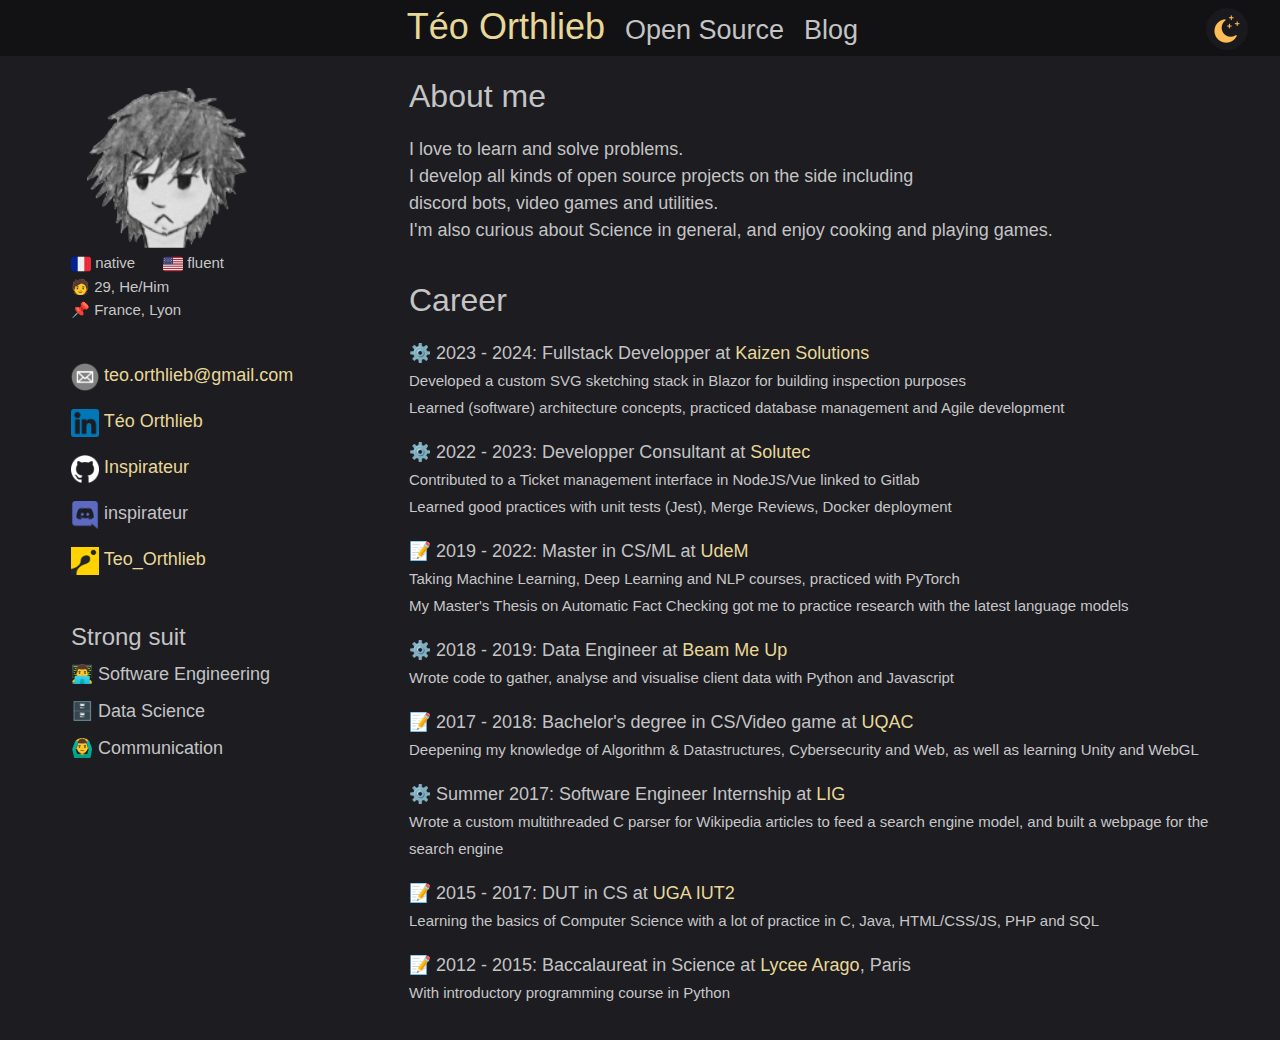
<file: index.html>
<!DOCTYPE html>
<html lang="en">

<head>
  <meta charset="utf-8">
  <meta content="width=device-width, initial-scale=1" name="viewport" />
  <link rel="stylesheet" href="https://teo-orthlieb.github.io/style.css">
  <link rel="stylesheet" href="https://teo-orthlieb.github.io/header.css">
  <link rel="stylesheet" href="https://teo-orthlieb.github.io/main_page.css">
  <link rel="stylesheet" href="https://teo-orthlieb.github.io/projects.css">
  <link rel="stylesheet" href="https://teo-orthlieb.github.io/blog.css">
  <link rel="stylesheet" href="https://teo-orthlieb.github.io/blog_page.css">
  <link rel="stylesheet" href="https://teo-orthlieb.github.io/blog_kinds.css">
  <title>Téo Orthlieb</title>
</head>

<body class="initially_hidden">
  <div id="header">
    <a 
      class="tablinks active" 
      id="me" href="https://teo-orthlieb.github.io"
    >Téo Orthlieb</a>
    <a 
      class="tablinks " 
      id="projects" href="https://teo-orthlieb.github.io/projects/"
    >Open Source</a>
    <a 
      class="tablinks " 
      id="blog" href="https://teo-orthlieb.github.io/blog/"
    >Blog</a>
    <input type="image" id="theme_toggle" src="/moon_icon.png" width="32" onclick="on_theme_switch()"></input>
  </div>

  
<div id="tab_me" class="tabcontent">
  <div class="side">
    <div>
      <img id="pfp" src="pfp.png" alt="Profile Picture">
      <p><small>
        <img src="fr_icon.png" alt="french flag" width="20"> native <img src="us_icon.png" alt="USA flag" width="20" style="margin-left: 3ex;"> fluent <br>
        🧑 <span id="bday">1997/03/04</span>, He/Him <br>
        📌 France, Lyon</small>
      </p>
    </div>
    <ul>
      <li><img src="mail_icon.png" alt="mail icon" width="28"> <a
          href="mailto:teo.orthlieb@gmail.com">teo.orthlieb@gmail.com</a></li>
      <li><img src="linkedin_icon.png" alt="linkedin icon" width="28"> <a
          href="https://www.linkedin.com/in/teo-orthlieb">Téo Orthlieb</a></li>
      <li><img src="github_icon.png" alt="github icon" width="28" id="github_logo"> <a
          href="https://github.com/Inspirateur">Inspirateur</a></li>
      <li><img src="discord_icon.png" alt="discord icon" width="28"> inspirateur</li>
      <li><img src="codingame_icon.png" alt="codingame icon" width="28"> <a
          href="https://www.codingame.com/profile/c39070d6ab31914fa8fe63ee070e2b3a3847853"
          width="28">Teo_Orthlieb</a></li>
    </ul>
    <div class="optional">
      <h4>Strong suit</h4>
      <ul>
        <li>👨‍💻 Software Engineering</li>
        <li>🗄️ Data Science</li>
        <li>🙆‍♂️ Communication</li>  
    </div>
  </div>
  <div class="center">
    <h3>About me</h3>
    <p>I love to learn and solve problems. <br>
      I develop all kinds of open source projects on the side including <br>
      discord bots, video games and utilities. <br>
      I'm also curious about Science in general, and enjoy cooking and playing games. <br>
    </p>
    <h3>Career</h3>
    <p>⚙️ 2023 - 2024: Fullstack Developper at <a href=https://kaizen-solutions.net>Kaizen Solutions</a> <br>
      <small>Developed a custom SVG sketching stack in Blazor for building inspection purposes <br>
        Learned (software) architecture concepts, practiced database management and Agile development
      </small>
    <p>⚙️ 2022 - 2023: Developper Consultant at  
      <a href=https://www.solutec.fr/fr/>Solutec</a> <br>
      <small>Contributed to a Ticket management interface in NodeJS/Vue linked to Gitlab <br>
        Learned good practices with unit tests (Jest), Merge Reviews, Docker deployment
      </small>
    </p>
    <p>📝 2019 - 2022: Master in CS/ML at
      <a href=https://www.umontreal.ca>UdeM</a> <br>
      <small>Taking Machine Learning, Deep Learning and NLP courses, practiced with PyTorch <br>
        My Master's Thesis on Automatic Fact Checking got me to practice research with the latest language
        models
      </small>
    </p>
    <p>⚙️ 2018 - 2019: Data Engineer at <a href=https://bmu.co>Beam Me Up</a><br>
      <small>Wrote code to gather, analyse and visualise client data with Python and Javascript</small>
    </p>
    <p>📝 2017 - 2018: Bachelor's degree in CS/Video game at <a href=https://www.uqac.ca>UQAC</a><br>
      <small>Deepening my knowledge of Algorithm & Datastructures, Cybersecurity and Web, as well as learning
        Unity and WebGL</small>
    </p>
    <p>⚙️ Summer 2017: Software Engineer Internship at <a href=https://www.liglab.fr/en>LIG</a> <br>
      <small>Wrote a custom multithreaded C parser for Wikipedia articles to feed a search engine model,
        and built a webpage for the search engine</small>
    </p>
    <p>📝 2015 - 2017: DUT in CS at <a href=https://iut2.univ-grenoble-alpes.fr>UGA IUT2</a> <br>
      <small>Learning the basics of Computer Science with a lot of practice in C, Java,
        HTML/CSS/JS, PHP and SQL</small>
    </p>
    <p>📝 2012 - 2015: Baccalaureat in Science at <a
        href=https://lyc-arago.ac-paris.fr>Lycee Arago</a>, Paris <br>
      <small>With introductory programming course in Python</small>
    </p>
  </div>
  <script src="main_page.js"></script>
</div>


  <script src="/theme_switch.js"></script>
</body>

</html>
</file>
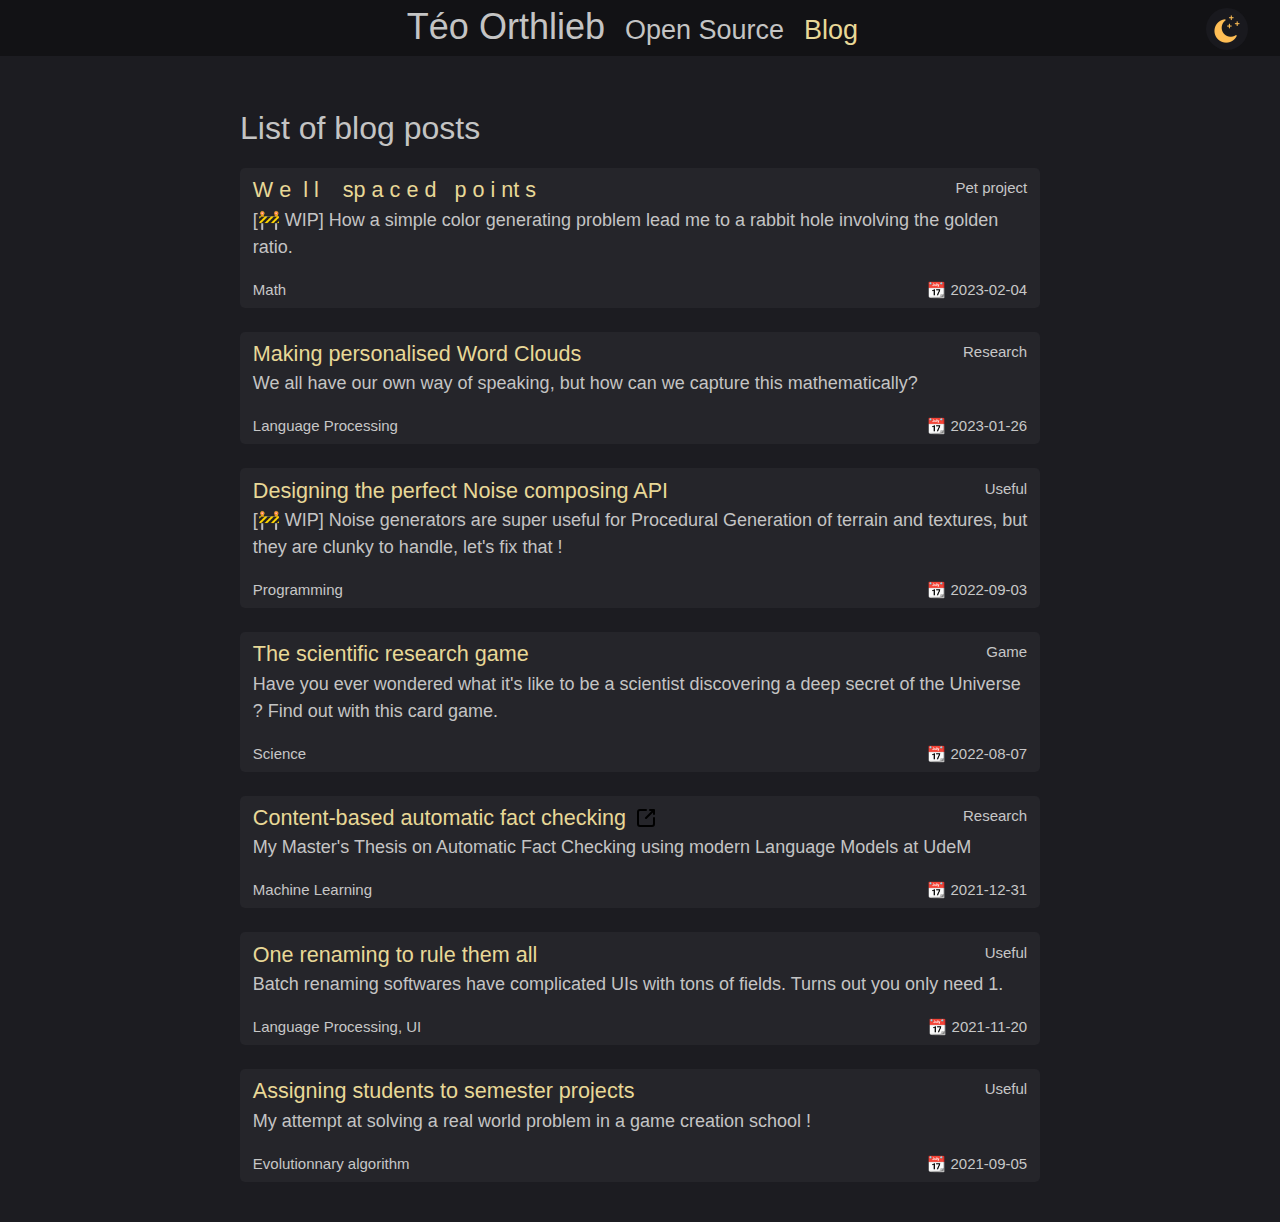
<file: blog/index.html>
<!DOCTYPE html>
<html lang="en">

<head>
  <meta charset="utf-8">
  <meta content="width=device-width, initial-scale=1" name="viewport" />
  <link rel="stylesheet" href="https://teo-orthlieb.github.io/style.css">
  <link rel="stylesheet" href="https://teo-orthlieb.github.io/header.css">
  <link rel="stylesheet" href="https://teo-orthlieb.github.io/main_page.css">
  <link rel="stylesheet" href="https://teo-orthlieb.github.io/projects.css">
  <link rel="stylesheet" href="https://teo-orthlieb.github.io/blog.css">
  <link rel="stylesheet" href="https://teo-orthlieb.github.io/blog_page.css">
  <link rel="stylesheet" href="https://teo-orthlieb.github.io/blog_kinds.css">
  <title>Téo Orthlieb</title>
</head>

<body class="initially_hidden">
  <div id="header">
    <a 
      class="tablinks " 
      id="me" href="https://teo-orthlieb.github.io"
    >Téo Orthlieb</a>
    <a 
      class="tablinks " 
      id="projects" href="https://teo-orthlieb.github.io/projects/"
    >Open Source</a>
    <a 
      class="tablinks active" 
      id="blog" href="https://teo-orthlieb.github.io/blog/"
    >Blog</a>
    <input type="image" id="theme_toggle" src="/moon_icon.png" width="32" onclick="on_theme_switch()"></input>
  </div>

  
<div id="tab_blog" class="tabcontent">
  <h3 class="title">
    List of blog posts
  </h3>
  <div class="posts">
    <!-- If you are using pagination, section.pages will be empty. You need to use the paginator object -->  
    
    <div class="post pet-project">
      <div class="head">
        <a href="https:&#x2F;&#x2F;teo-orthlieb.github.io&#x2F;blog&#x2F;low-discrepency-sequence&#x2F;">W e  l l    sp a c e d   p o i nt s</a>
        
        <div title="" class="kind optional">
          <small>Pet project</small>
        </div>
      </div>
      <p>[🚧 WIP] How a simple color generating problem lead me to a rabbit hole involving the golden ratio.</p>
      <div class="foot">
        <small>Math</small>
        <small>📆 2023-02-04</small>
      </div>
    </div>
    
    <div class="post research">
      <div class="head">
        <a href="https:&#x2F;&#x2F;teo-orthlieb.github.io&#x2F;blog&#x2F;user-word-cloud&#x2F;">Making personalised Word Clouds</a>
        
        <div title="" class="kind optional">
          <small>Research</small>
        </div>
      </div>
      <p>We all have our own way of speaking, but how can we capture this mathematically?</p>
      <div class="foot">
        <small>Language Processing</small>
        <small>📆 2023-01-26</small>
      </div>
    </div>
    
    <div class="post useful">
      <div class="head">
        <a href="https:&#x2F;&#x2F;teo-orthlieb.github.io&#x2F;blog&#x2F;noise-composer&#x2F;">Designing the perfect Noise composing API</a>
        
        <div title="" class="kind optional">
          <small>Useful</small>
        </div>
      </div>
      <p>[🚧 WIP] Noise generators are super useful for Procedural Generation of terrain and textures, but they are clunky to handle, let&#x27;s fix that !</p>
      <div class="foot">
        <small>Programming</small>
        <small>📆 2022-09-03</small>
      </div>
    </div>
    
    <div class="post game">
      <div class="head">
        <a href="https:&#x2F;&#x2F;teo-orthlieb.github.io&#x2F;blog&#x2F;eleusis&#x2F;">The scientific research game</a>
        
        <div title="" class="kind optional">
          <small>Game</small>
        </div>
      </div>
      <p>Have you ever wondered what it&#x27;s like to be a scientist discovering a deep secret of the Universe ? Find out with this card game.</p>
      <div class="foot">
        <small>Science</small>
        <small>📆 2022-08-07</small>
      </div>
    </div>
    
    <div class="post research">
      <div class="head">
        <a href="https://papyrus.bib.umontreal.ca/xmlui/handle/1866/27060">Content-based automatic fact checking</a>
        
          <img src="external.svg" alt="external link icon" title="external link" width="24px"></img>
        
        <div title="" class="kind optional">
          <small>Research</small>
        </div>
      </div>
      <p>My Master&#x27;s Thesis on Automatic Fact Checking using modern Language Models at UdeM</p>
      <div class="foot">
        <small>Machine Learning</small>
        <small>📆 2021-12-31</small>
      </div>
    </div>
    
    <div class="post useful">
      <div class="head">
        <a href="https:&#x2F;&#x2F;teo-orthlieb.github.io&#x2F;blog&#x2F;simple-renamer&#x2F;">One renaming to rule them all</a>
        
        <div title="" class="kind optional">
          <small>Useful</small>
        </div>
      </div>
      <p>Batch renaming softwares have complicated UIs with tons of fields. Turns out you only need 1.</p>
      <div class="foot">
        <small>Language Processing, UI</small>
        <small>📆 2021-11-20</small>
      </div>
    </div>
    
    <div class="post useful">
      <div class="head">
        <a href="https:&#x2F;&#x2F;teo-orthlieb.github.io&#x2F;blog&#x2F;pitch-assignment&#x2F;">Assigning students to semester projects</a>
        
        <div title="" class="kind optional">
          <small>Useful</small>
        </div>
      </div>
      <p>My attempt at solving a real world problem in a game creation school !</p>
      <div class="foot">
        <small>Evolutionnary algorithm</small>
        <small>📆 2021-09-05</small>
      </div>
    </div>
    
  </div>
  <script type="module" src="blog.js"></script>
</div>


  <script src="/theme_switch.js"></script>
</body>

</html>
</file>
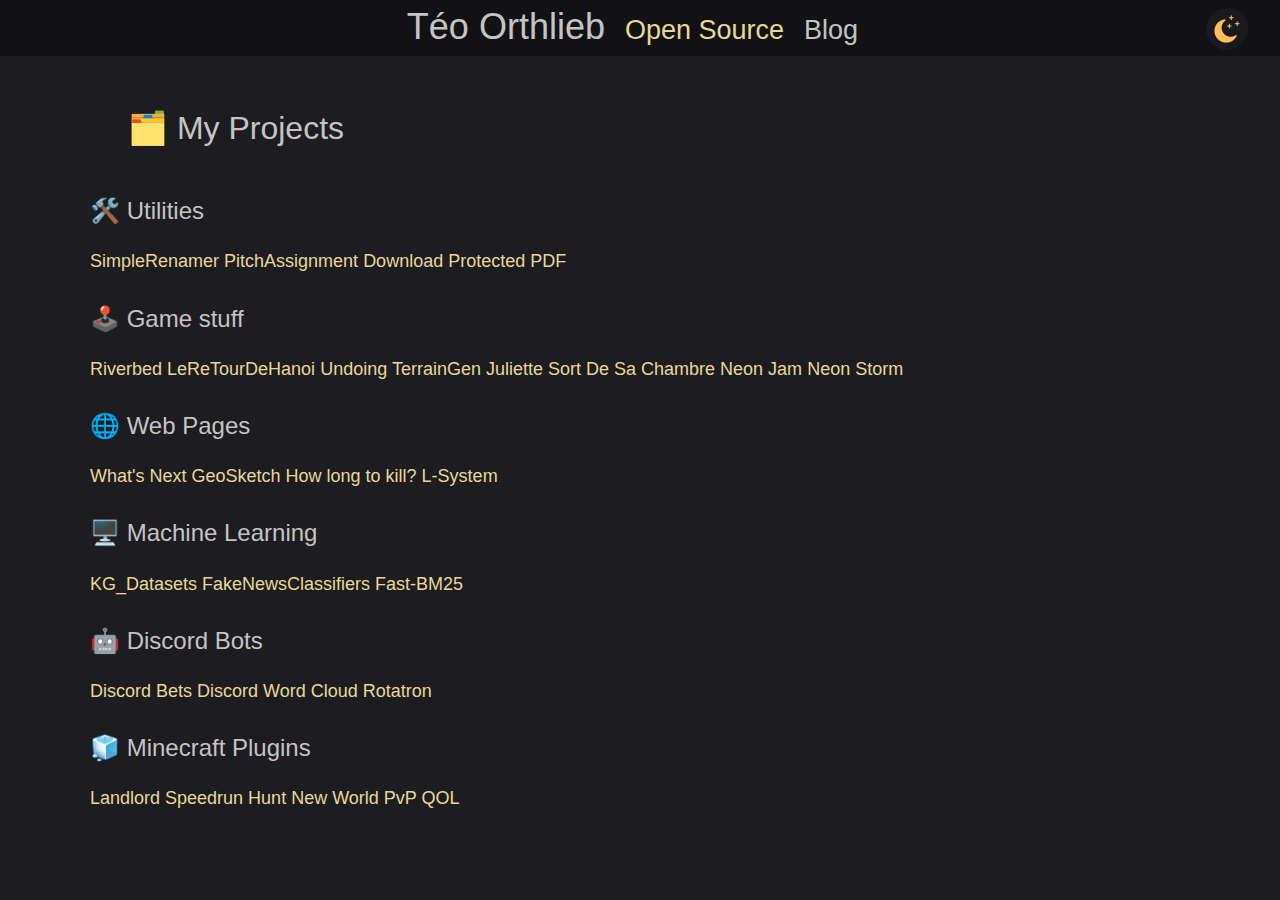
<file: projects/index.html>
<!DOCTYPE html>
<html lang="en">

<head>
  <meta charset="utf-8">
  <meta content="width=device-width, initial-scale=1" name="viewport" />
  <link rel="stylesheet" href="https://teo-orthlieb.github.io/style.css">
  <link rel="stylesheet" href="https://teo-orthlieb.github.io/header.css">
  <link rel="stylesheet" href="https://teo-orthlieb.github.io/main_page.css">
  <link rel="stylesheet" href="https://teo-orthlieb.github.io/projects.css">
  <link rel="stylesheet" href="https://teo-orthlieb.github.io/blog.css">
  <link rel="stylesheet" href="https://teo-orthlieb.github.io/blog_page.css">
  <link rel="stylesheet" href="https://teo-orthlieb.github.io/blog_kinds.css">
  <title>Téo Orthlieb</title>
</head>

<body class="initially_hidden">
  <div id="header">
    <a 
      class="tablinks " 
      id="me" href="https://teo-orthlieb.github.io"
    >Téo Orthlieb</a>
    <a 
      class="tablinks active" 
      id="projects" href="https://teo-orthlieb.github.io/projects/"
    >Open Source</a>
    <a 
      class="tablinks " 
      id="blog" href="https://teo-orthlieb.github.io/blog/"
    >Blog</a>
    <input type="image" id="theme_toggle" src="/moon_icon.png" width="32" onclick="on_theme_switch()"></input>
  </div>

  
<div id="tab_projects" class="tabcontent">
  <h3>🗂️ My Projects</h3>
  <div>
    <h4>🛠️ Utilities</h4>
    <div class="projects">
      <a href="https://github.com/Inspirateur/SimpleRenamer">SimpleRenamer</a>
      <a href="https://github.com/Inspirateur/PitchAssignment">PitchAssignment</a>
      <a href="https://github.com/Inspirateur/Download-Protected-PDF">Download Protected PDF</a>
    </div>

    <h4>🕹️ Game stuff</h4>
    <div class="projects">
      <a href="https://github.com/Inspirateur/riverbed">Riverbed</a>
      <a href="https://github.com/Inspirateur/LeReTourDeHanoi">LeReTourDeHanoi</a>
      <a href="https://github.com/Inspirateur/Undoing">Undoing</a>
      <a href="https://github.com/Inspirateur/TerrainGen">TerrainGen</a>
      <a href="https://github.com/Inspirateur/JulietteSortDeSaChambre">Juliette Sort De Sa Chambre</a>
      <a href="https://github.com/Inspirateur/WonderJam-H2018">Neon Jam</a>
      <a href="https://github.com/Inspirateur/PixelChallenge2018">Neon Storm</a>
    </div>

    <h4>🌐 Web Pages</h4>
    <div class="projects">
      <a href="https://github.com/Inspirateur/what-next-front">What's Next</a>
      <a href="https://github.com/Inspirateur/GeoSketch">GeoSketch</a>
      <a href="https://github.com/Inspirateur/DnD-Hit-count">How long to kill?</a>
      <a href="https://github.com/Inspirateur/L-System">L-System</a>
    </div>
    
    <h4>🖥️ Machine Learning</h4>
    <div class="projects">
      <a href="https://github.com/Inspirateur/KG_Datasets">KG_Datasets</a>
      <a href="https://github.com/Inspirateur/FakeNewsClassifiers">FakeNewsClassifiers</a>
      <a href="https://github.com/Inspirateur/Fast-BM25">Fast-BM25</a>
    </div>
    
    <h4>🤖 Discord Bots</h4>
    <div class="projects">
      <a href="https://github.com/Inspirateur/Discord-Bets">Discord Bets</a>
      <a href="https://github.com/Inspirateur/DiscordWordCloud">Discord Word Cloud</a>
      <a href="https://github.com/Inspirateur/rotatron">Rotatron</a>
    </div>

    <h4>🧊 Minecraft Plugins</h4>
    <div class="projects">
      <a href="https://github.com/Inspirateur/Landlord">Landlord</a>
      <a href="https://github.com/Inspirateur/MCHunter">Speedrun Hunt</a>
      <a href="https://github.com/Inspirateur/MC-New-World-PvP">New World PvP</a>
      <a href="https://github.com/Inspirateur/MCQOL">QOL</a>
    </div>
  </div>
	<script type="module" src="projects.mjs" defer></script>
</div>


  <script src="/theme_switch.js"></script>
</body>

</html>
</file>
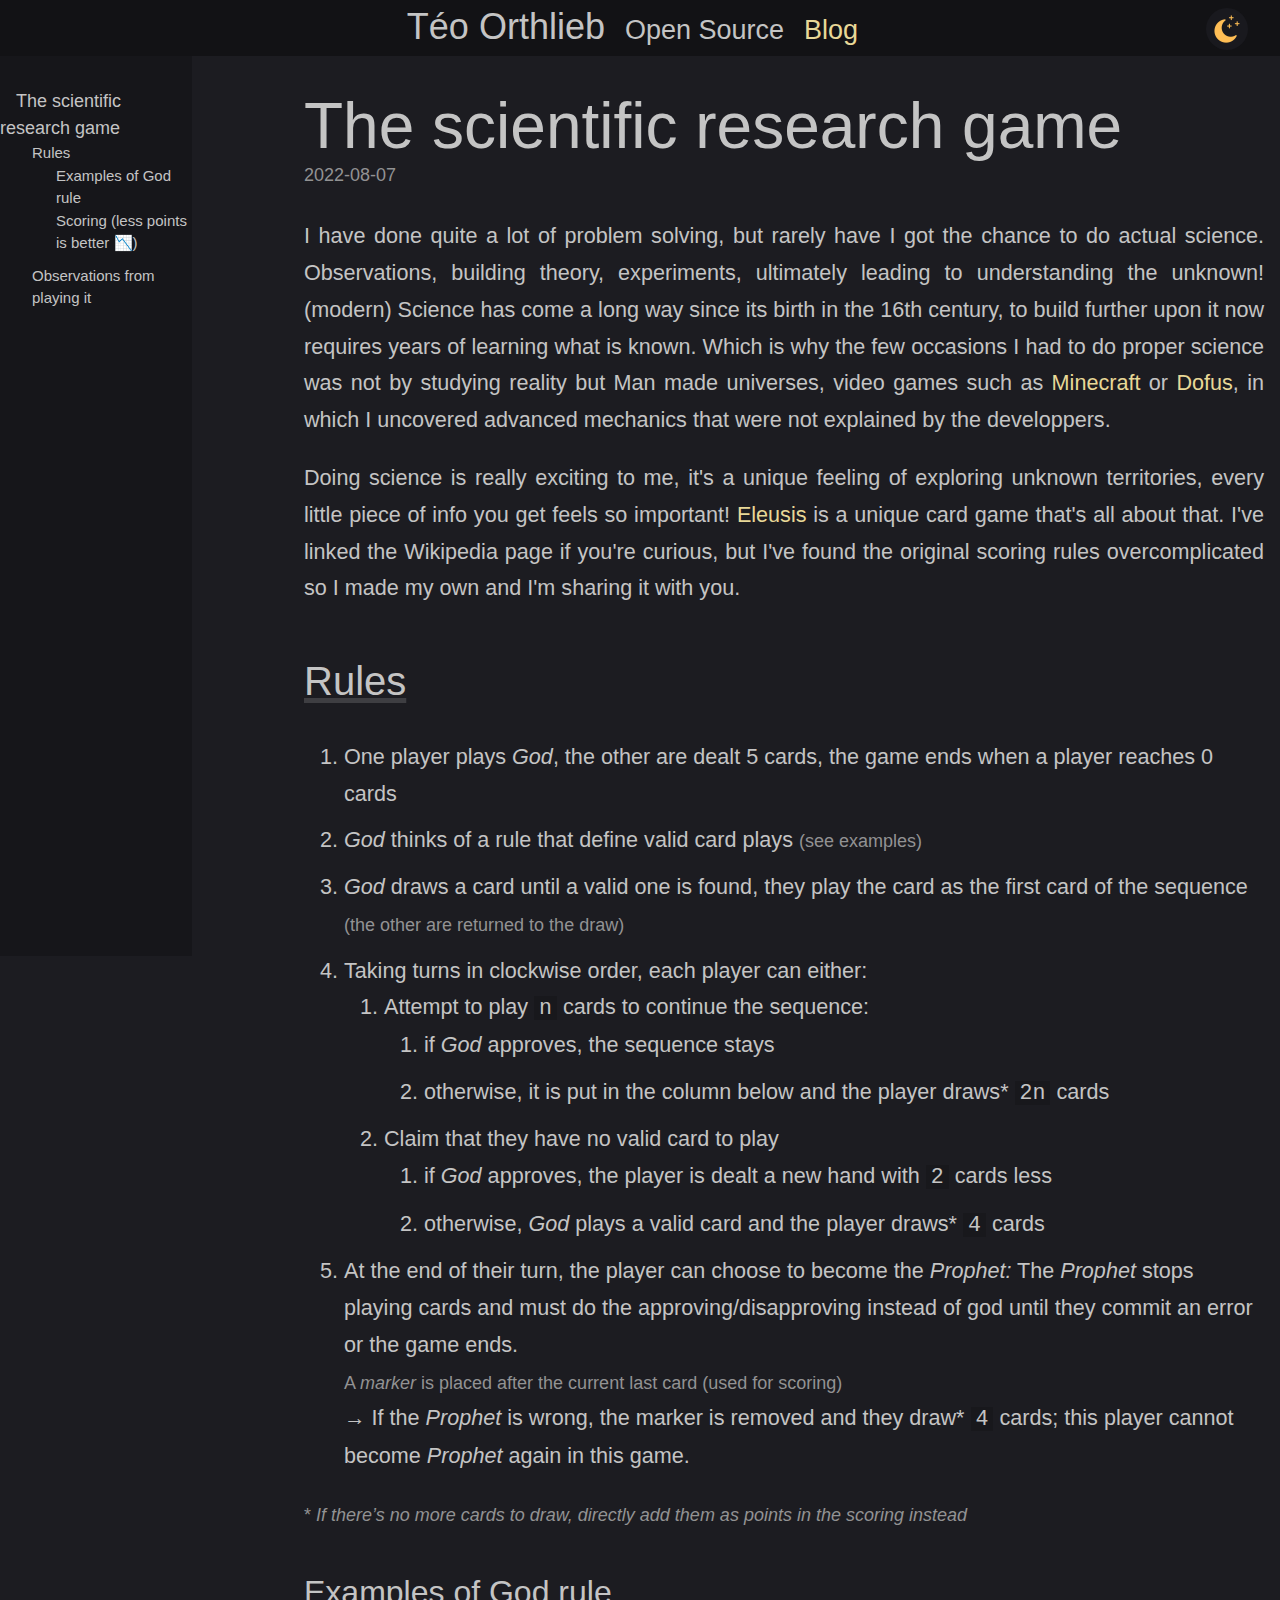
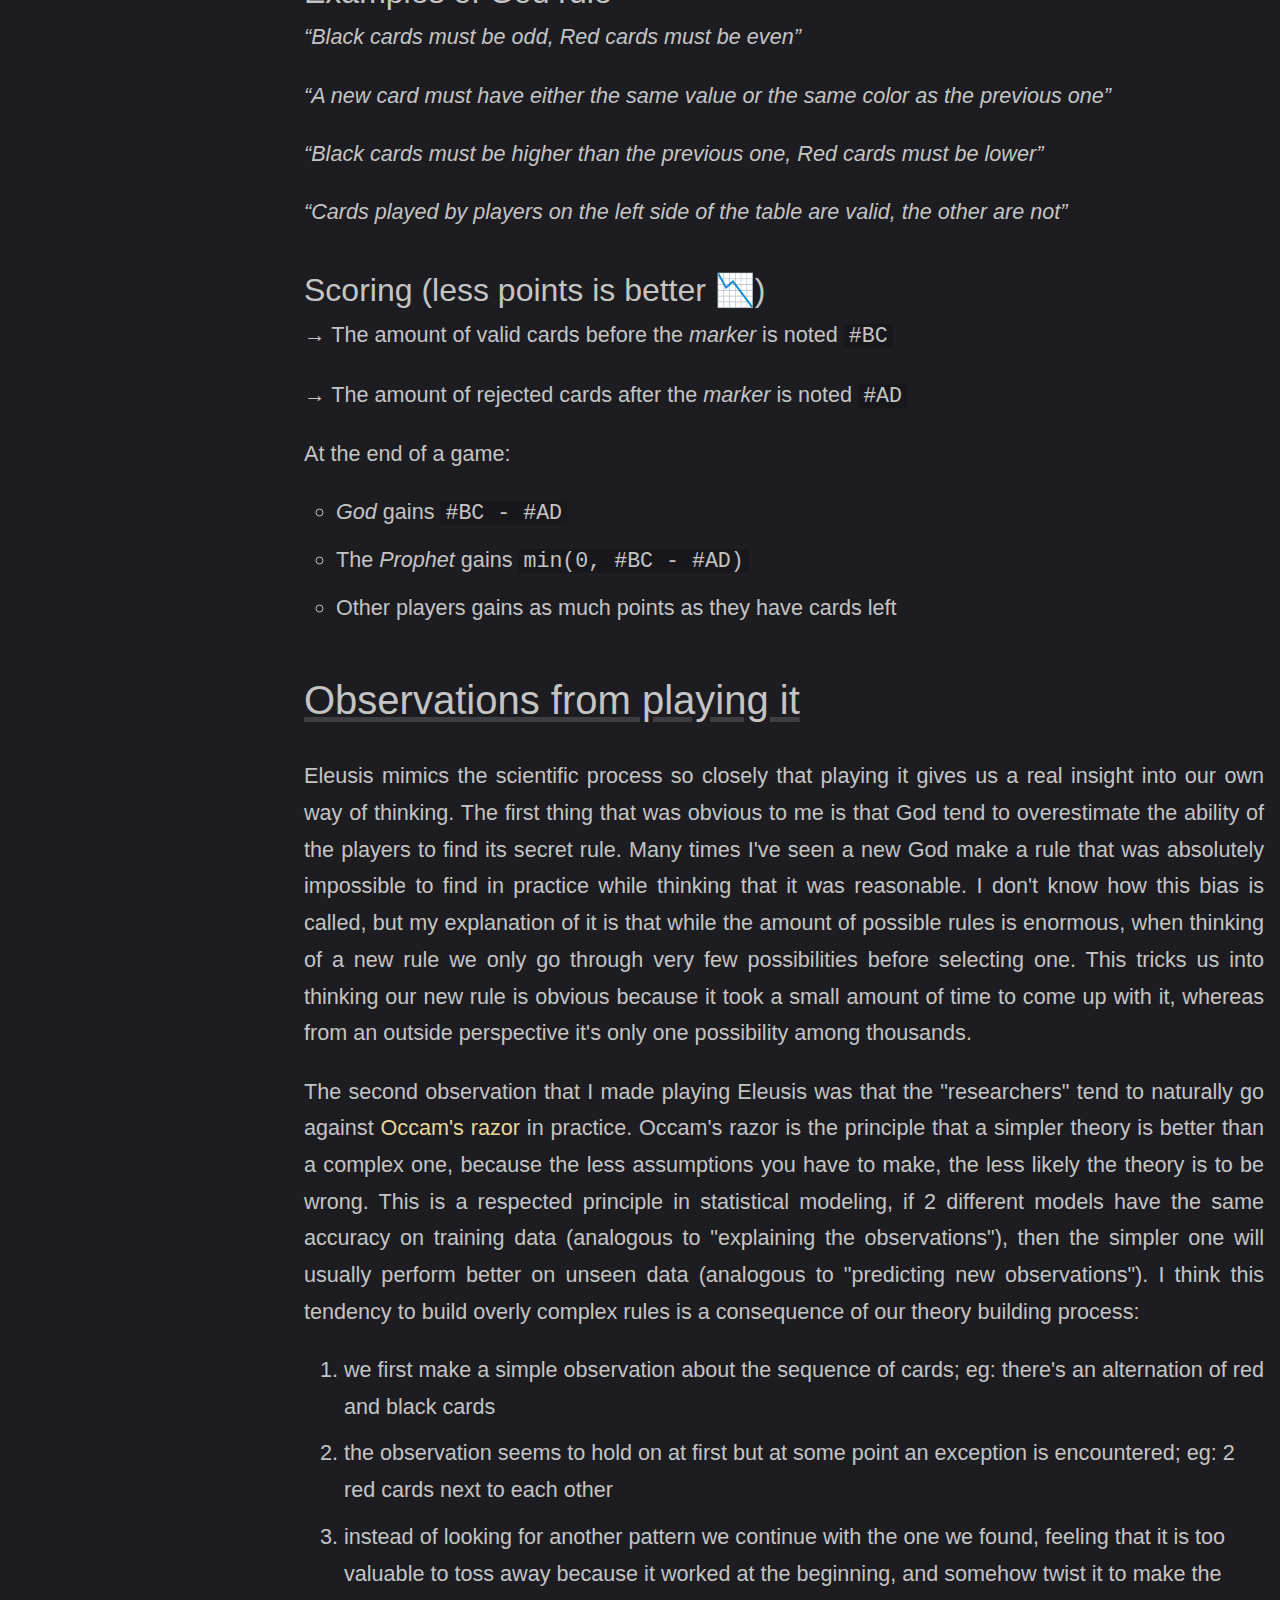
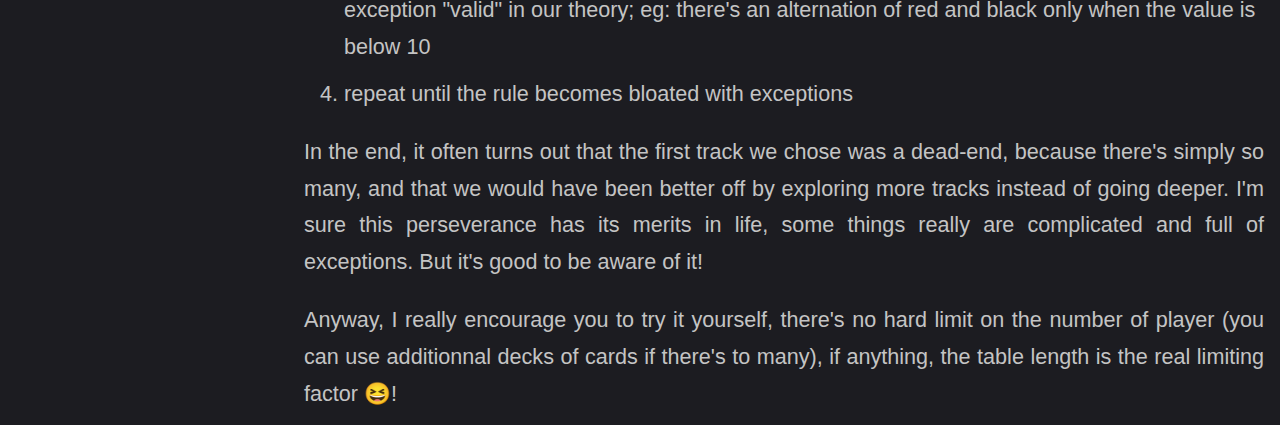
<file: blog/eleusis/index.html>
<!DOCTYPE html>
<html lang="en">

<head>
  <meta charset="utf-8">
  <meta content="width=device-width, initial-scale=1" name="viewport" />
  <link rel="stylesheet" href="https://teo-orthlieb.github.io/style.css">
  <link rel="stylesheet" href="https://teo-orthlieb.github.io/header.css">
  <link rel="stylesheet" href="https://teo-orthlieb.github.io/main_page.css">
  <link rel="stylesheet" href="https://teo-orthlieb.github.io/projects.css">
  <link rel="stylesheet" href="https://teo-orthlieb.github.io/blog.css">
  <link rel="stylesheet" href="https://teo-orthlieb.github.io/blog_page.css">
  <link rel="stylesheet" href="https://teo-orthlieb.github.io/blog_kinds.css">
  <title>Téo Orthlieb</title>
</head>

<body class="initially_hidden">
  <div id="header">
    <a 
      class="tablinks " 
      id="me" href="https://teo-orthlieb.github.io"
    >Téo Orthlieb</a>
    <a 
      class="tablinks " 
      id="projects" href="https://teo-orthlieb.github.io/projects/"
    >Open Source</a>
    <a 
      class="tablinks active" 
      id="blog" href="https://teo-orthlieb.github.io/blog/"
    >Blog</a>
    <input type="image" id="theme_toggle" src="/moon_icon.png" width="32" onclick="on_theme_switch()"></input>
  </div>

  
<div class="blog-page">
  <div class="side-menu">
    
    <div class="links">
      
    </div>
    <a href="https://teo-orthlieb.github.io/blog/eleusis/" class="page-link">The scientific research game</a>
    
    <ul class="toc">
      
        <li>
          <a href="https://teo-orthlieb.github.io/blog/eleusis/#rules">Rules</a>
          
            <ul>
              
                <li>
                  <a href="https://teo-orthlieb.github.io/blog/eleusis/#examples-of-god-rule">Examples of God rule</a>
                </li>
              
                <li>
                  <a href="https://teo-orthlieb.github.io/blog/eleusis/#scoring-less-points-is-better-chart-with-downwards-trend">Scoring (less points is better 📉)</a>
                </li>
              
            </ul>
          
        </li>
      
        <li>
          <a href="https://teo-orthlieb.github.io/blog/eleusis/#observations-from-playing-it">Observations from playing it</a>
          
        </li>
      
    </ul>
    

  </div>
  
  <div class="article">
    <div class="title">
      <span>
        <pre>The scientific research game</pre>
      </span>
      <small>2022-08-07</small>
    </div>
    <p>I have done quite a lot of problem solving, but rarely have I got the chance to do actual science. Observations, building theory, experiments, ultimately leading to understanding the unknown! (modern) Science has come a long way since its birth in the 16th century, to build further upon it now requires years of learning what is known. Which is why the few occasions I had to do proper science was not by studying reality but Man made universes, video games such as <a href="https://en.wikipedia.org/wiki/Minecraft">Minecraft</a> or <a href="https://en.wikipedia.org/wiki/Dofus">Dofus</a>, in which I uncovered advanced mechanics that were not explained by the developpers. </p>
<p>Doing science is really exciting to me, it's a unique feeling of exploring unknown territories, every little piece of info you get feels so important! <a href="https://en.wikipedia.org/wiki/Eleusis_(card_game)">Eleusis</a> is a unique card game that's all about that. I've linked the Wikipedia page if you're curious, but I've found the original scoring rules overcomplicated so I made my own and I'm sharing it with you.</p>
<h2 id="rules">Rules</h2>
<ol>
<li>One player plays <em>God</em>, the other are dealt 5 cards, 
the game ends when a player reaches 0 cards</li>
<li><em>God</em> thinks of a rule that define valid card plays 
<small>(see examples)</small></li>
<li><em>God</em> draws a card until a valid one is found, they play the card as the first card of the sequence<br />
<small>(the other are returned to the draw)</small></li>
<li>Taking turns in clockwise order, each player can either:
<ol>
<li>Attempt to play <code>n</code> cards to continue the sequence:
<ol>
<li>if <em>God</em> approves, the sequence stays</li>
<li>otherwise, it is put in the column below and the player draws* <code>2n</code> cards</li>
</ol>
</li>
<li>Claim that they have no valid card to play
<ol>
<li>if <em>God</em> approves, the player is dealt a new hand with <code>2</code> cards less</li>
<li>otherwise, <em>God</em> plays a valid card and the player draws* <code>4</code> cards</li>
</ol>
</li>
</ol>
</li>
<li>At the end of their turn, the player can choose to become the <em>Prophet:</em>
The <em>Prophet</em> stops playing cards and must do the approving/disapproving instead of god until they commit an error or the game ends.<br />
<small>A <em>marker</em> is placed after the current last card (used for scoring)</small><br />
→ If the <em>Prophet</em> is wrong, the marker is removed and they draw* <code>4</code> cards; 
this player cannot become <em>Prophet</em> again in this game. </li>
</ol>
<p><small>* <em>If there’s no more cards to draw, directly add them as points in the scoring instead</em></small></p>
<h3 id="examples-of-god-rule">Examples of God rule</h3>
<p><em>“Black cards must be odd, Red cards must be even”</em></p>
<p><em>“A new card must have either the same value or the same color as the previous one”</em></p>
<p><em>“Black cards must be higher than the previous one, Red cards must be lower”</em></p>
<p><em>“Cards played by players on the left side of the table are valid, the other are not”</em></p>
<h3 id="scoring-less-points-is-better-chart-with-downwards-trend">Scoring (less points is better 📉)</h3>
<p>→ The amount of valid cards before the <em>marker</em> is noted <code>#BC</code></p>
<p>→ The amount of rejected cards after the <em>marker</em> is noted <code>#AD</code></p>
<p>At the end of a game:</p>
<ul>
<li><em>God</em> gains <code>#BC - #AD</code></li>
<li>The <em>Prophet</em> gains <code>min(0, #BC - #AD)</code></li>
<li>Other players gains as much points as they have cards left</li>
</ul>
<h2 id="observations-from-playing-it">Observations from playing it</h2>
<p>Eleusis mimics the scientific process so closely that playing it gives us a real insight into our own way of thinking. The first thing that was obvious to me is that God tend to overestimate the ability of the players to find its secret rule. Many times I've seen a new God make a rule that was absolutely impossible to find in practice while thinking that it was reasonable. I don't know how this bias is called, but my explanation of it is that while the amount of possible rules is enormous, when thinking of a new rule we only go through very few possibilities before selecting one. This tricks us into thinking our new rule is obvious because it took a small amount of time to come up with it, whereas from an outside perspective it's only one possibility among thousands.</p>
<p>The second observation that I made playing Eleusis was that the &quot;researchers&quot; tend to naturally go against <a href="https://en.wikipedia.org/wiki/Occam%27s_razor">Occam's razor</a> in practice. Occam's razor is the principle that a simpler theory is better than a complex one, because the less assumptions you have to make, the less likely the theory is to be wrong. This is a respected principle in statistical modeling, if 2 different models have the same accuracy on training data (analogous to &quot;explaining the observations&quot;), then the simpler one will usually perform better on unseen data (analogous to &quot;predicting new observations&quot;). I think this tendency to build overly complex rules is a consequence of our theory building process:</p>
<ol>
<li>we first make a simple observation about the sequence of cards; eg: there's an alternation of red and black cards</li>
<li>the observation seems to hold on at first but at some point an exception is encountered; eg: 2 red cards next to each other</li>
<li>instead of looking for another pattern we continue with the one we found, feeling that it is too valuable to toss away because it worked at the beginning, and somehow twist it to make the exception &quot;valid&quot; in our theory; eg: there's an alternation of red and black only when the value is below 10</li>
<li>repeat until the rule becomes bloated with exceptions</li>
</ol>
<p>In the end, it often turns out that the first track we chose was a dead-end, because there's simply so many, and that we would have been better off by exploring more tracks instead of going deeper. I'm sure this perseverance has its merits in life, some things really are complicated and full of exceptions. But it's good to be aware of it!</p>
<p>Anyway, I really encourage you to try it yourself, there's no hard limit on the number of player (you can use additionnal decks of cards if there's to many), if anything, the table length is the real limiting factor 😆!</p>

  </div>
</div>


  <script src="/theme_switch.js"></script>
</body>

</html>
</file>
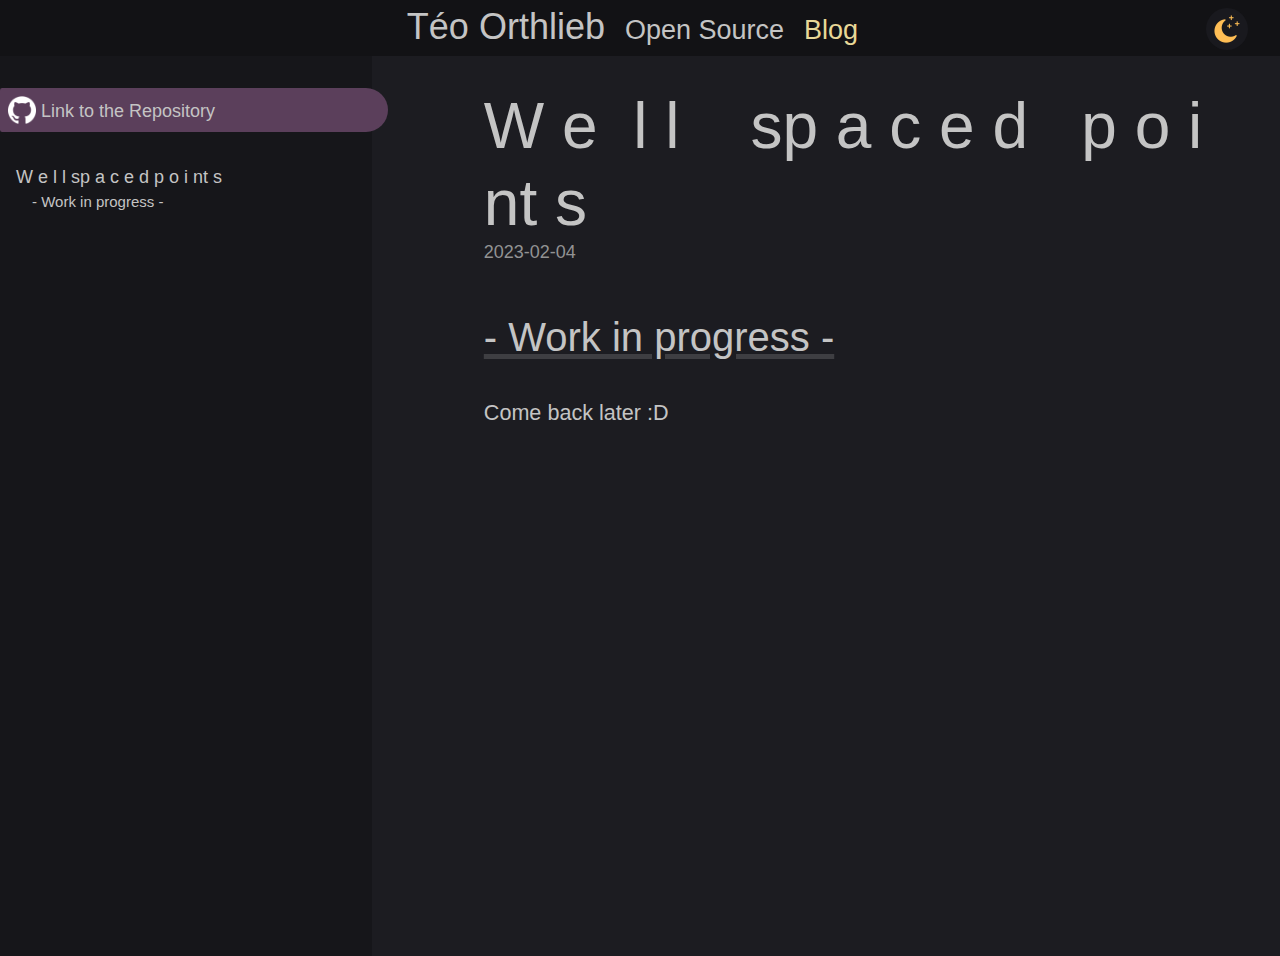
<file: blog/low-discrepency-sequence/index.html>
<!DOCTYPE html>
<html lang="en">

<head>
  <meta charset="utf-8">
  <meta content="width=device-width, initial-scale=1" name="viewport" />
  <link rel="stylesheet" href="https://teo-orthlieb.github.io/style.css">
  <link rel="stylesheet" href="https://teo-orthlieb.github.io/header.css">
  <link rel="stylesheet" href="https://teo-orthlieb.github.io/main_page.css">
  <link rel="stylesheet" href="https://teo-orthlieb.github.io/projects.css">
  <link rel="stylesheet" href="https://teo-orthlieb.github.io/blog.css">
  <link rel="stylesheet" href="https://teo-orthlieb.github.io/blog_page.css">
  <link rel="stylesheet" href="https://teo-orthlieb.github.io/blog_kinds.css">
  <title>Téo Orthlieb</title>
</head>

<body class="initially_hidden">
  <div id="header">
    <a 
      class="tablinks " 
      id="me" href="https://teo-orthlieb.github.io"
    >Téo Orthlieb</a>
    <a 
      class="tablinks " 
      id="projects" href="https://teo-orthlieb.github.io/projects/"
    >Open Source</a>
    <a 
      class="tablinks active" 
      id="blog" href="https://teo-orthlieb.github.io/blog/"
    >Blog</a>
    <input type="image" id="theme_toggle" src="/moon_icon.png" width="32" onclick="on_theme_switch()"></input>
  </div>

  
<div class="blog-page">
  <div class="side-menu">
    
    <div class="links">
      
        <div class="repository">
          <img src="https://teo-orthlieb.github.io/github_icon.png" alt="github icon" width="28" id="github_logo">
          <a href="https:&#x2F;&#x2F;github.com&#x2F;Inspirateur&#x2F;leaf-sample">Link to the Repository</a>  
        </div>
      
    </div>
    <a href="https://teo-orthlieb.github.io/blog/low-discrepency-sequence/" class="page-link">W e  l l    sp a c e d   p o i nt s</a>
    
    <ul class="toc">
      
        <li>
          <a href="https://teo-orthlieb.github.io/blog/low-discrepency-sequence/#work-in-progress">- Work in progress -</a>
          
        </li>
      
    </ul>
    

  </div>
  
  <div class="article">
    <div class="title">
      <span>
        <pre>W e  l l    sp a c e d   p o i nt s</pre>
      </span>
      <small>2023-02-04</small>
    </div>
    <h2 id="work-in-progress">- Work in progress -</h2>
<p>Come back later :D</p>

  </div>
</div>


  <script src="/theme_switch.js"></script>
</body>

</html>
</file>
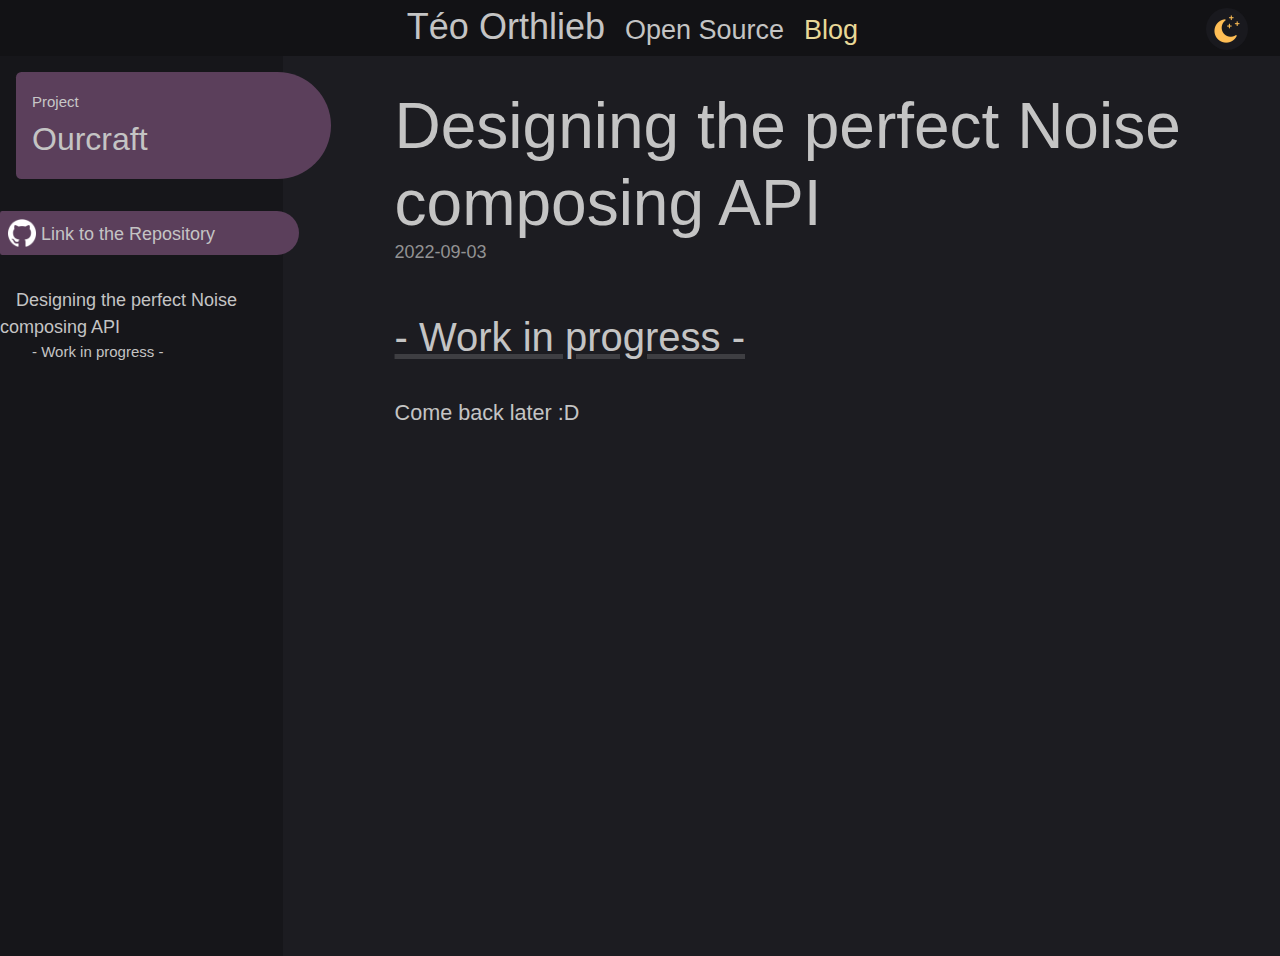
<file: blog/noise-composer/index.html>
<!DOCTYPE html>
<html lang="en">

<head>
  <meta charset="utf-8">
  <meta content="width=device-width, initial-scale=1" name="viewport" />
  <link rel="stylesheet" href="https://teo-orthlieb.github.io/style.css">
  <link rel="stylesheet" href="https://teo-orthlieb.github.io/header.css">
  <link rel="stylesheet" href="https://teo-orthlieb.github.io/main_page.css">
  <link rel="stylesheet" href="https://teo-orthlieb.github.io/projects.css">
  <link rel="stylesheet" href="https://teo-orthlieb.github.io/blog.css">
  <link rel="stylesheet" href="https://teo-orthlieb.github.io/blog_page.css">
  <link rel="stylesheet" href="https://teo-orthlieb.github.io/blog_kinds.css">
  <title>Téo Orthlieb</title>
</head>

<body class="initially_hidden">
  <div id="header">
    <a 
      class="tablinks " 
      id="me" href="https://teo-orthlieb.github.io"
    >Téo Orthlieb</a>
    <a 
      class="tablinks " 
      id="projects" href="https://teo-orthlieb.github.io/projects/"
    >Open Source</a>
    <a 
      class="tablinks active" 
      id="blog" href="https://teo-orthlieb.github.io/blog/"
    >Blog</a>
    <input type="image" id="theme_toggle" src="/moon_icon.png" width="32" onclick="on_theme_switch()"></input>
  </div>

  
<div class="blog-page">
  <div class="side-menu">
    
      <div class="project">
        <small>Project</small>
        <h3>Ourcraft</h3>      
      </div>
    
    <div class="links">
      
        <div class="repository">
          <img src="https://teo-orthlieb.github.io/github_icon.png" alt="github icon" width="28" id="github_logo">
          <a href="https:&#x2F;&#x2F;github.com&#x2F;Inspirateur&#x2F;ourcraft">Link to the Repository</a>  
        </div>
      
    </div>
    <a href="https://teo-orthlieb.github.io/blog/noise-composer/" class="page-link">Designing the perfect Noise composing API</a>
    
    <ul class="toc">
      
        <li>
          <a href="https://teo-orthlieb.github.io/blog/noise-composer/#work-in-progress">- Work in progress -</a>
          
        </li>
      
    </ul>
    

  </div>
  
  <div class="article">
    <div class="title">
      <span>
        <pre>Designing the perfect Noise composing API</pre>
      </span>
      <small>2022-09-03</small>
    </div>
    <h2 id="work-in-progress">- Work in progress -</h2>
<p>Come back later :D</p>

  </div>
</div>


  <script src="/theme_switch.js"></script>
</body>

</html>
</file>
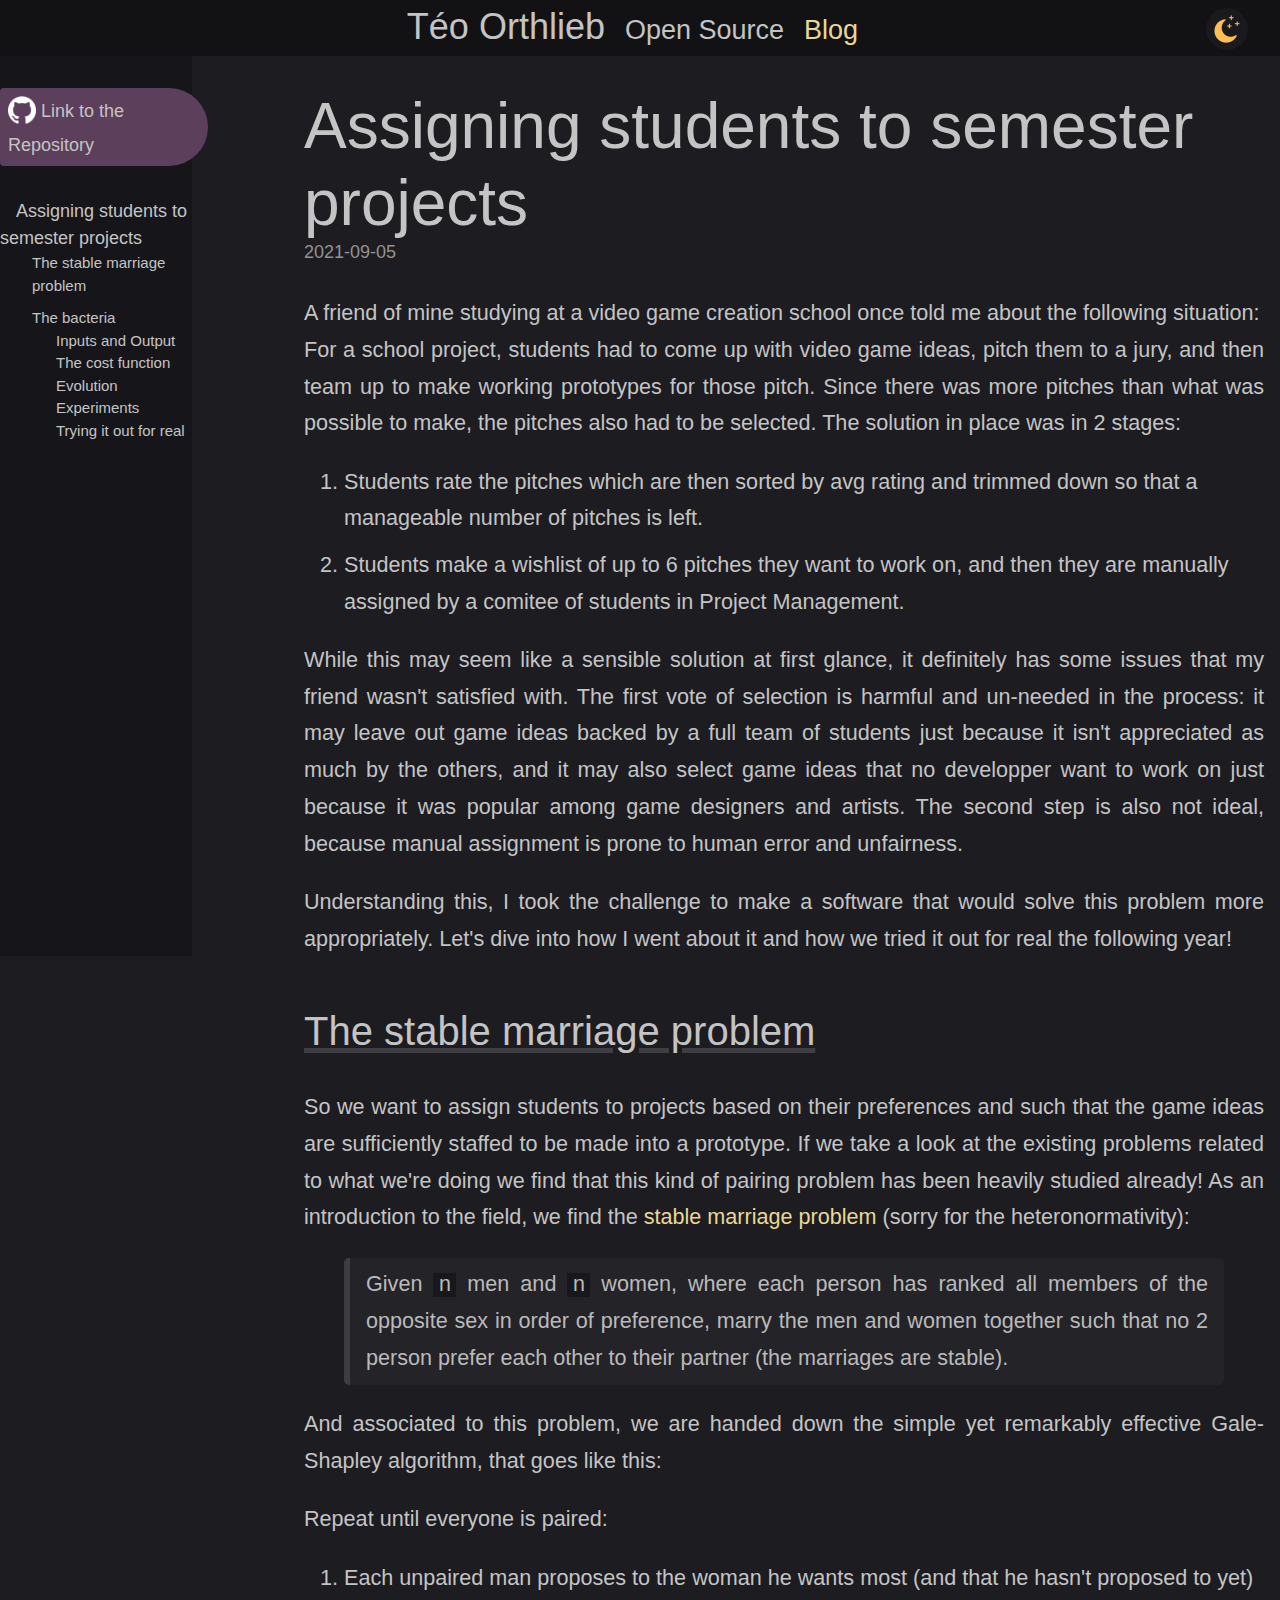
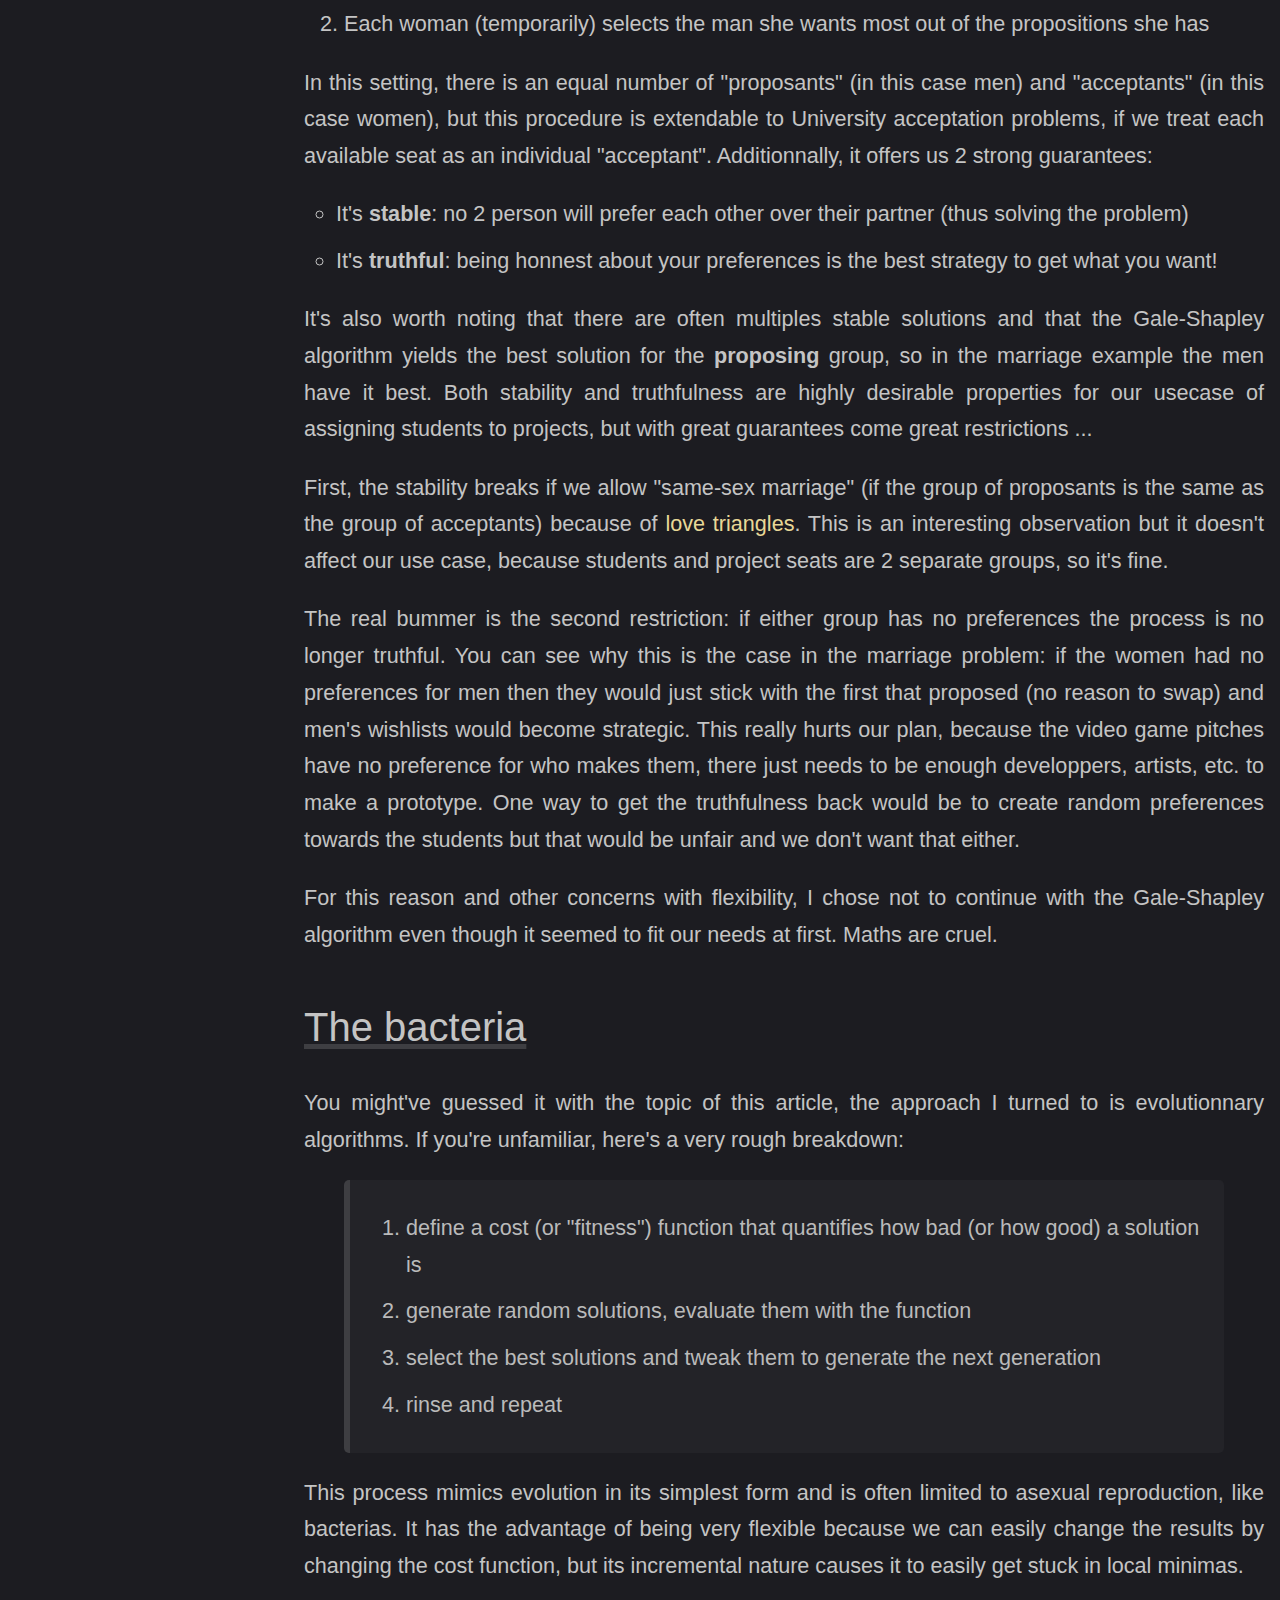
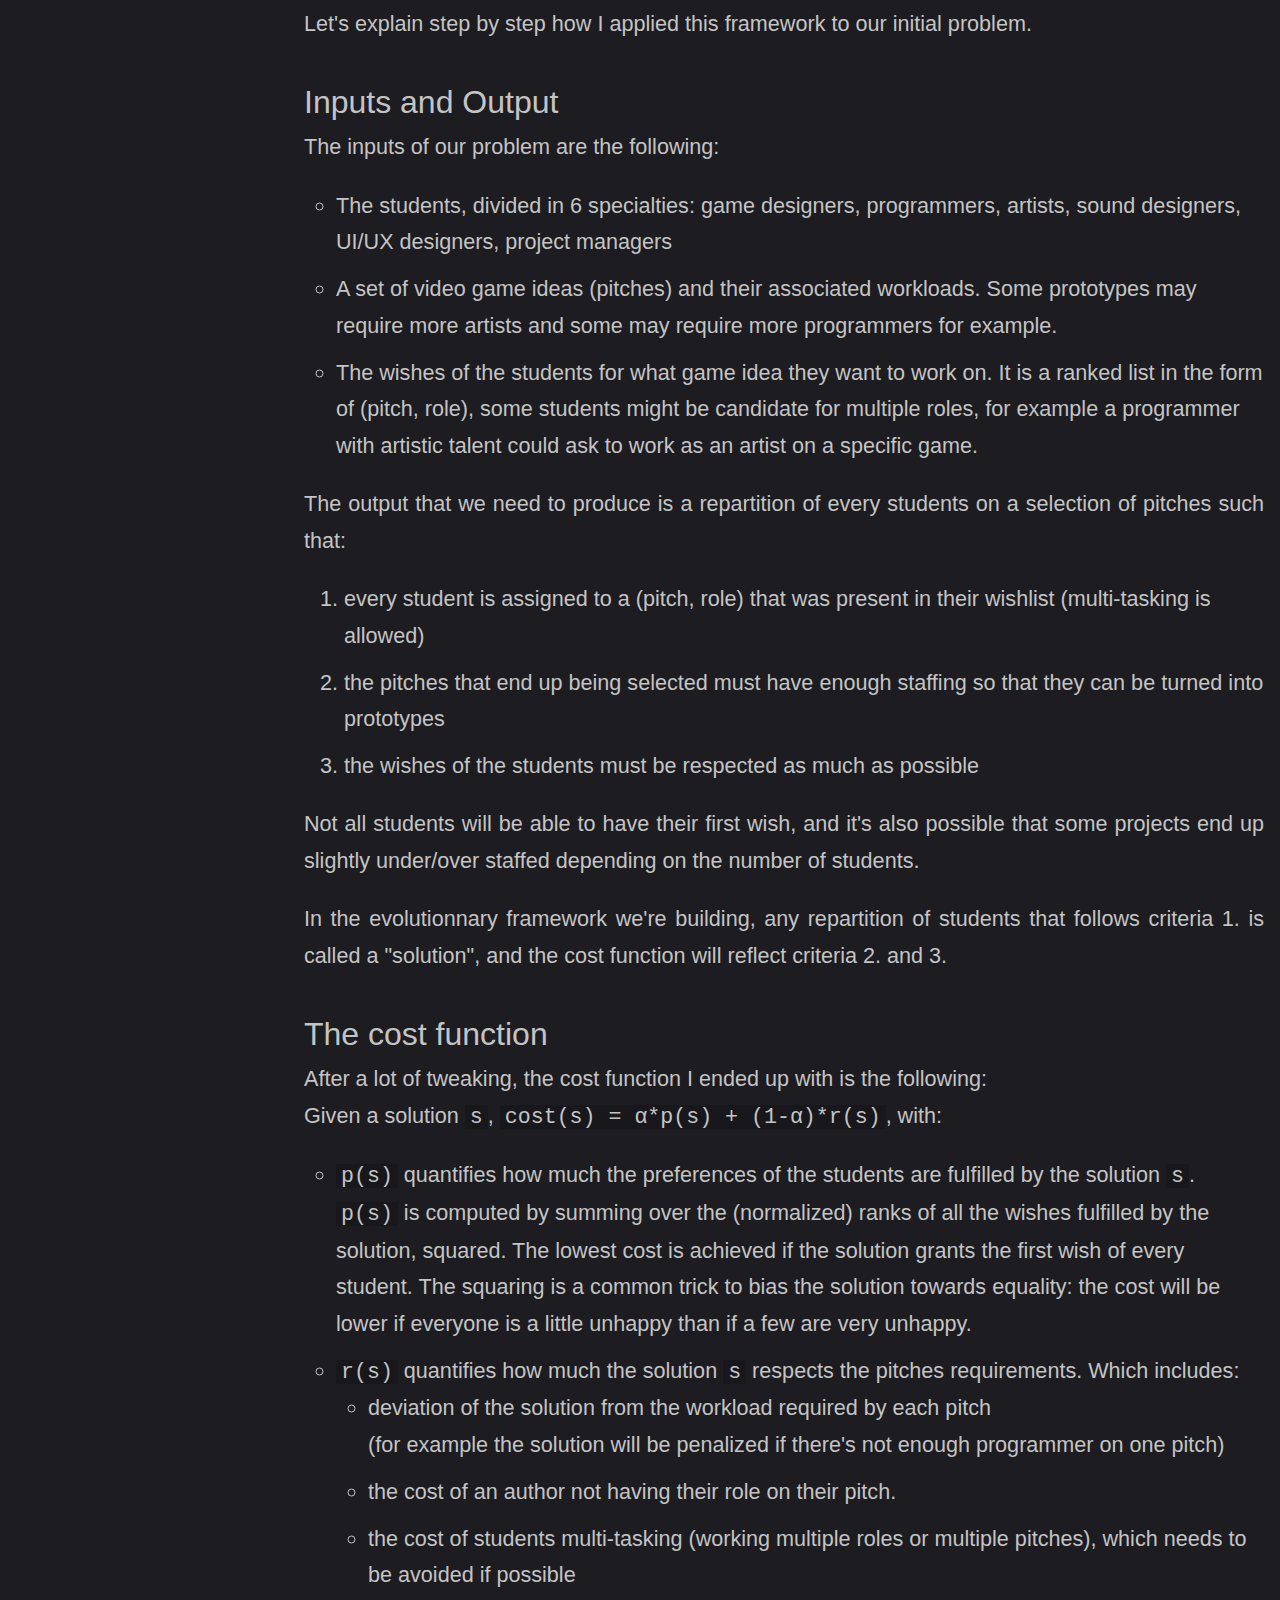
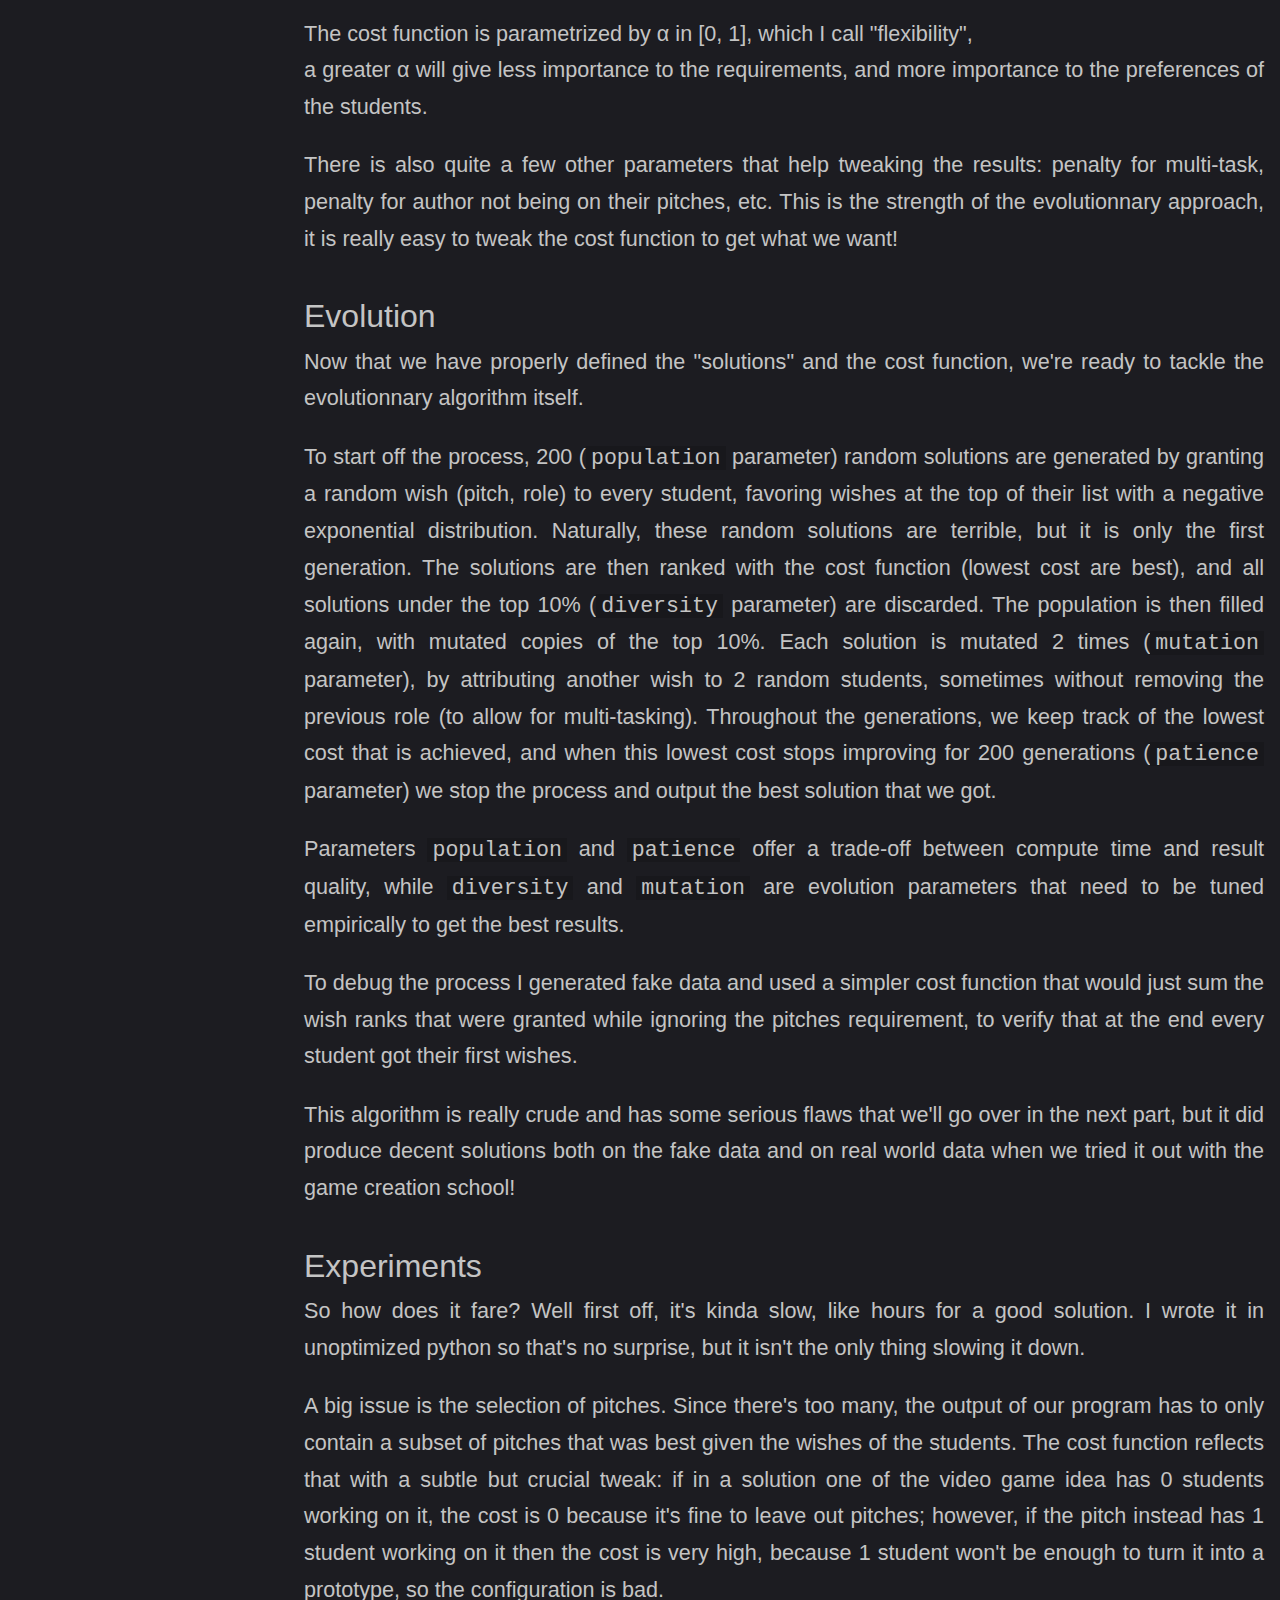
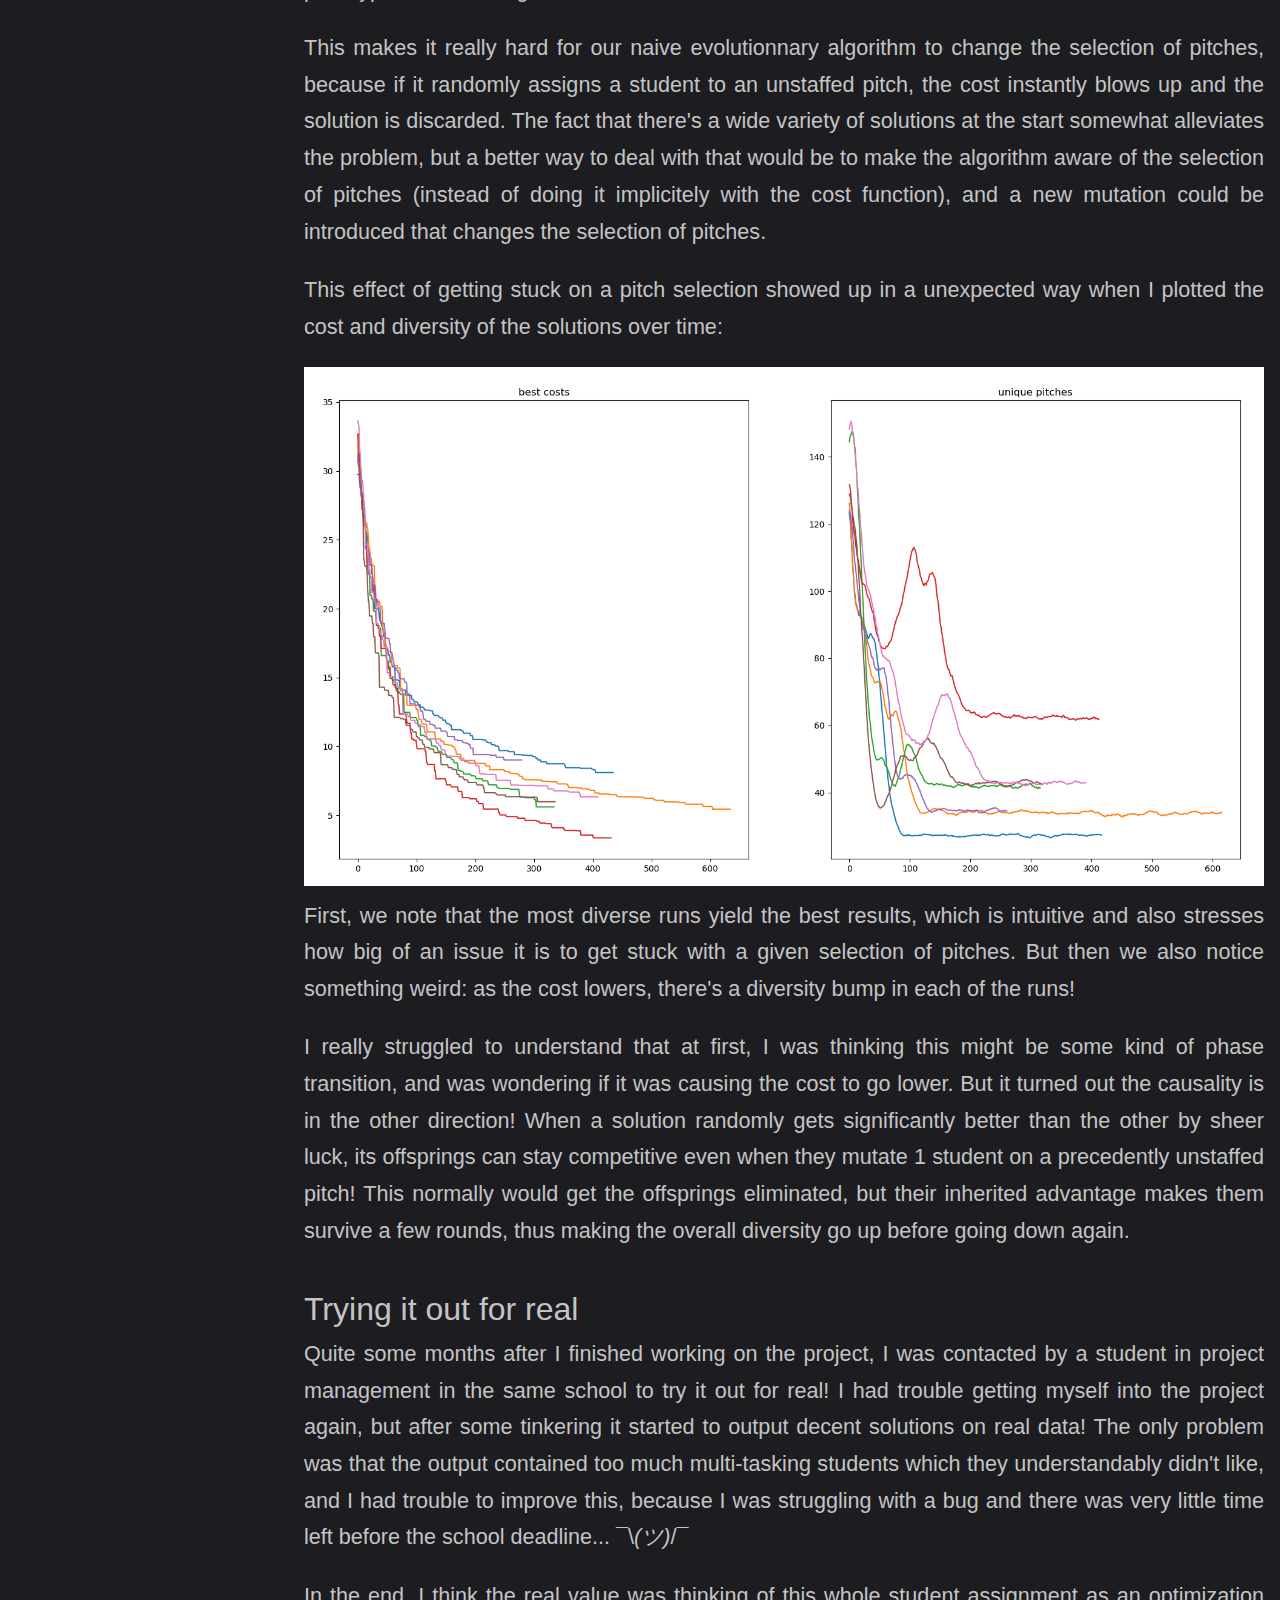
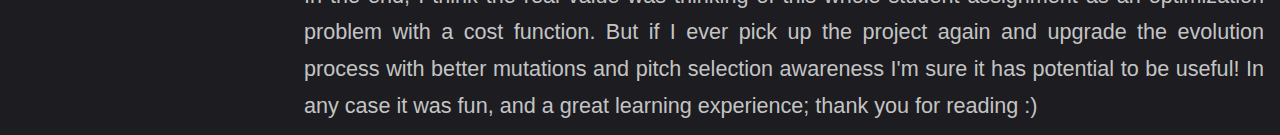
<file: blog/pitch-assignment/index.html>
<!DOCTYPE html>
<html lang="en">

<head>
  <meta charset="utf-8">
  <meta content="width=device-width, initial-scale=1" name="viewport" />
  <link rel="stylesheet" href="https://teo-orthlieb.github.io/style.css">
  <link rel="stylesheet" href="https://teo-orthlieb.github.io/header.css">
  <link rel="stylesheet" href="https://teo-orthlieb.github.io/main_page.css">
  <link rel="stylesheet" href="https://teo-orthlieb.github.io/projects.css">
  <link rel="stylesheet" href="https://teo-orthlieb.github.io/blog.css">
  <link rel="stylesheet" href="https://teo-orthlieb.github.io/blog_page.css">
  <link rel="stylesheet" href="https://teo-orthlieb.github.io/blog_kinds.css">
  <title>Téo Orthlieb</title>
</head>

<body class="initially_hidden">
  <div id="header">
    <a 
      class="tablinks " 
      id="me" href="https://teo-orthlieb.github.io"
    >Téo Orthlieb</a>
    <a 
      class="tablinks " 
      id="projects" href="https://teo-orthlieb.github.io/projects/"
    >Open Source</a>
    <a 
      class="tablinks active" 
      id="blog" href="https://teo-orthlieb.github.io/blog/"
    >Blog</a>
    <input type="image" id="theme_toggle" src="/moon_icon.png" width="32" onclick="on_theme_switch()"></input>
  </div>

  
<div class="blog-page">
  <div class="side-menu">
    
    <div class="links">
      
        <div class="repository">
          <img src="https://teo-orthlieb.github.io/github_icon.png" alt="github icon" width="28" id="github_logo">
          <a href="https:&#x2F;&#x2F;github.com&#x2F;Inspirateur&#x2F;PitchAssignment">Link to the Repository</a>  
        </div>
      
    </div>
    <a href="https://teo-orthlieb.github.io/blog/pitch-assignment/" class="page-link">Assigning students to semester projects</a>
    
    <ul class="toc">
      
        <li>
          <a href="https://teo-orthlieb.github.io/blog/pitch-assignment/#the-stable-marriage-problem">The stable marriage problem</a>
          
        </li>
      
        <li>
          <a href="https://teo-orthlieb.github.io/blog/pitch-assignment/#the-bacteria">The bacteria</a>
          
            <ul>
              
                <li>
                  <a href="https://teo-orthlieb.github.io/blog/pitch-assignment/#inputs-and-output">Inputs and Output</a>
                </li>
              
                <li>
                  <a href="https://teo-orthlieb.github.io/blog/pitch-assignment/#the-cost-function">The cost function</a>
                </li>
              
                <li>
                  <a href="https://teo-orthlieb.github.io/blog/pitch-assignment/#evolution">Evolution</a>
                </li>
              
                <li>
                  <a href="https://teo-orthlieb.github.io/blog/pitch-assignment/#experiments">Experiments</a>
                </li>
              
                <li>
                  <a href="https://teo-orthlieb.github.io/blog/pitch-assignment/#trying-it-out-for-real">Trying it out for real</a>
                </li>
              
            </ul>
          
        </li>
      
    </ul>
    

  </div>
  
  <div class="article">
    <div class="title">
      <span>
        <pre>Assigning students to semester projects</pre>
      </span>
      <small>2021-09-05</small>
    </div>
    <p>A friend of mine studying at a video game creation school once told me about the following situation:<br />
For a school project, students had to come up with video game ideas, pitch them to a jury, and then team up to make working prototypes for those pitch. Since there was more pitches than what was possible to make, the pitches also had to be selected. The solution in place was in 2 stages: </p>
<ol>
<li>Students rate the pitches which are then sorted by avg rating and trimmed down so that a manageable number of pitches is left.</li>
<li>Students make a wishlist of up to 6 pitches they want to work on, and then they are manually assigned by a comitee of students in Project Management. </li>
</ol>
<p>While this may seem like a sensible solution at first glance, it definitely has some issues that my friend wasn't satisfied with. The first vote of selection is harmful and un-needed in the process: it may leave out game ideas backed by a full team of students just because it isn't appreciated as much by the others, and it may also select game ideas that no developper want to work on just because it was popular among game designers and artists. 
The second step is also not ideal, because manual assignment is prone to human error and unfairness.</p>
<p>Understanding this, I took the challenge to make a software that would solve this problem more appropriately. Let's dive into how I went about it and how we tried it out for real the following year!</p>
<h2 id="the-stable-marriage-problem">The stable marriage problem</h2>
<p>So we want to assign students to projects based on their preferences and such that the game ideas are sufficiently staffed to be made into a prototype.
If we take a look at the existing problems related to what we're doing we find that this kind of pairing problem has been heavily studied already! As an introduction to the field, we find the <a href="https://en.wikipedia.org/wiki/Stable_marriage_problem">stable marriage problem</a> (sorry for the heteronormativity):</p>
<blockquote>
<p>Given <code>n</code> men and <code>n</code> women, where each person has ranked all members of the opposite sex in order of preference, marry the men and women together such that no 2 person prefer each other to their partner (the marriages are stable).</p>
</blockquote>
<p>And associated to this problem, we are handed down the simple yet remarkably effective Gale-Shapley algorithm, that goes like this:</p>
<p>Repeat until everyone is paired:</p>
<ol>
<li>Each unpaired man proposes to the woman he wants most (and that he hasn't proposed to yet)</li>
<li>Each woman (temporarily) selects the man she wants most out of the propositions she has</li>
</ol>
<p>In this setting, there is an equal number of &quot;proposants&quot; (in this case men) and &quot;acceptants&quot; (in this case women), but this procedure is extendable to University acceptation problems, if we treat each available seat as an individual &quot;acceptant&quot;. Additionnally, it offers us 2 strong guarantees:</p>
<ul>
<li>It's <strong>stable</strong>: no 2 person will prefer each other over their partner (thus solving the problem)</li>
<li>It's <strong>truthful</strong>: being honnest about your preferences is the best strategy to get what you want! </li>
</ul>
<p>It's also worth noting that there are often multiples stable solutions and that the Gale-Shapley algorithm yields the best solution for the <strong>proposing</strong> group, so in the marriage example the men have it best. 
Both stability and truthfulness are highly desirable properties for our usecase of assigning students to projects, but with great guarantees come great restrictions ...</p>
<p>First, the stability breaks if we allow &quot;same-sex marriage&quot; (if the group of proposants is the same as the group of acceptants) because of <a href="https://en.wikipedia.org/wiki/Stable_roommates_problem#Solution">love triangles</a>. This is an interesting observation but it doesn't affect our use case, because students and project seats are 2 separate groups, so it's fine. </p>
<p>The real bummer is the second restriction: if either group has no preferences the process is no longer truthful. You can see why this is the case in the marriage problem: if the women had no preferences for men then they would just stick with the first that proposed (no reason to swap) and men's wishlists would become strategic. This really hurts our plan, because the video game pitches have no preference for who makes them, there just needs to be enough developpers, artists, etc. to make a prototype. One way to get the truthfulness back would be to create random preferences towards the students but that would be unfair and we don't want that either.</p>
<p>For this reason and other concerns with flexibility, I chose not to continue with the Gale-Shapley algorithm even though it seemed to fit our needs at first. Maths are cruel.</p>
<h2 id="the-bacteria">The bacteria</h2>
<p>You might've guessed it with the topic of this article, the approach I turned to is evolutionnary algorithms. If you're unfamiliar, here's a very rough breakdown:</p>
<blockquote>
<ol>
<li>define a cost (or &quot;fitness&quot;) function that quantifies how bad (or how good) a solution is</li>
<li>generate random solutions, evaluate them with the function</li>
<li>select the best solutions and tweak them to generate the next generation</li>
<li>rinse and repeat</li>
</ol>
</blockquote>
<p>This process mimics evolution in its simplest form and is often limited to asexual reproduction, like bacterias. It has the advantage of being very flexible because we can easily change the results by changing the cost function, but its incremental nature causes it to easily get stuck in local minimas. </p>
<p>Let's explain step by step how I applied this framework to our initial problem.</p>
<h3 id="inputs-and-output">Inputs and Output</h3>
<p>The inputs of our problem are the following:</p>
<ul>
<li>The students, divided in 6 specialties: game designers, programmers, artists, sound designers, UI/UX designers, project managers</li>
<li>A set of video game ideas (pitches) and their associated workloads. Some prototypes may require more artists and some may require more programmers for example.</li>
<li>The wishes of the students for what game idea they want to work on. It is a ranked list in the form of (pitch, role), some students might be candidate for multiple roles, for example a programmer with artistic talent could ask to work as an artist on a specific game.</li>
</ul>
<p>The output that we need to produce is a repartition of every students on a selection of pitches such that:</p>
<ol>
<li>every student is assigned to a (pitch, role) that was present in their wishlist (multi-tasking is allowed)</li>
<li>the pitches that end up being selected must have enough staffing so that they can be turned into prototypes</li>
<li>the wishes of the students must be respected as much as possible</li>
</ol>
<p>Not all students will be able to have their first wish, and it's also possible that some projects end up slightly under/over staffed depending on the number of students.</p>
<p>In the evolutionnary framework we're building, any repartition of students that follows criteria 1. is called a &quot;solution&quot;, and the cost function will reflect criteria 2. and 3.</p>
<h3 id="the-cost-function">The cost function</h3>
<p>After a lot of tweaking, the cost function I ended up with is the following:<br />
Given a solution <code>s</code>, <code>cost(s) = α*p(s) + (1-α)*r(s)</code>, with:</p>
<ul>
<li><code>p(s)</code> quantifies how much the preferences of the students are fulfilled by the solution <code>s</code>.<br />
<code>p(s)</code> is computed by summing over the (normalized) ranks of all the wishes fulfilled by the solution, squared. The lowest cost is achieved if the solution grants the first wish of every student. The squaring is a common trick to bias the solution towards equality: the cost will be lower if everyone is a little unhappy than if a few are very unhappy. </li>
<li><code>r(s)</code> quantifies how much the solution <code>s</code> respects the pitches requirements. Which includes:
<ul>
<li>deviation of the solution from the workload required by each pitch<br />
(for example the solution will be penalized if there's not enough programmer on one pitch)</li>
<li>the cost of an author not having their role on their pitch.</li>
<li>the cost of students multi-tasking (working multiple roles or multiple pitches), which needs to be avoided if possible</li>
</ul>
</li>
</ul>
<p>The cost function is parametrized by α in [0, 1], which I call &quot;flexibility&quot;,<br />
a greater α will give less importance to the requirements, 
and more importance to the preferences of the students.</p>
<p>There is also quite a few other parameters that help tweaking the results: penalty for multi-task, penalty for author not being on their pitches, etc. This is the strength of the evolutionnary approach, it is really easy to tweak the cost function to get what we want!</p>
<h3 id="evolution">Evolution</h3>
<p>Now that we have properly defined the &quot;solutions&quot; and the cost function, we're ready to tackle the evolutionnary algorithm itself.</p>
<p>To start off the process, 200 (<code>population</code> parameter) random solutions are generated by granting a random wish (pitch, role) to every student, favoring wishes at the top of their list with a negative exponential distribution. Naturally, these random solutions are terrible, but it is only the first generation. The solutions are then ranked with the cost function (lowest cost are best), and all solutions under the top 10% (<code>diversity</code> parameter) are discarded. The population is then filled again, with mutated copies of the top 10%. Each solution is mutated 2 times (<code>mutation</code> parameter), by attributing another wish to 2 random students, sometimes without removing the previous role (to allow for multi-tasking). Throughout the generations, we keep track of the lowest cost that is achieved, and when this lowest cost stops improving for 200 generations (<code>patience</code> parameter) we stop the process and output the best solution that we got.</p>
<p>Parameters <code>population</code> and <code>patience</code> offer a trade-off between compute time and result quality, while <code>diversity</code> and <code>mutation</code> are evolution parameters that need to be tuned empirically to get the best results.</p>
<p>To debug the process I generated fake data and used a simpler cost function that would just sum the wish ranks that were granted while ignoring the pitches requirement, to verify that at the end every student got their first wishes. </p>
<p>This algorithm is really crude and has some serious flaws that we'll go over in the next part, but it did produce decent solutions both on the fake data and on real world data when we tried it out with the game creation school!</p>
<h3 id="experiments">Experiments</h3>
<p>So how does it fare? Well first off, it's kinda slow, like hours for a good solution. I wrote it in unoptimized python so that's no surprise, but it isn't the only thing slowing it down. </p>
<p>A big issue is the selection of pitches. Since there's too many, the output of our program has to only contain a subset of pitches that was best given the wishes of the students. The cost function reflects that with a subtle but crucial tweak: if in a solution one of the video game idea has 0 students working on it, the cost is 0 because it's fine to leave out pitches; however, if the pitch instead has 1 student working on it then the cost is very high, because 1 student won't be enough to turn it into a prototype, so the configuration is bad.</p>
<p>This makes it really hard for our naive evolutionnary algorithm to change the selection of pitches, because if it randomly assigns a student to an unstaffed pitch, the cost instantly blows up and the solution is discarded. The fact that there's a wide variety of solutions at the start somewhat alleviates the problem, but a better way to deal with that would be to make the algorithm aware of the selection of pitches (instead of doing it implicitely with the cost function), and a new mutation could be introduced that changes the selection of pitches.</p>
<p>This effect of getting stuck on a pitch selection showed up in a unexpected way when I plotted the cost and diversity of the solutions over time:</p>
<p><img src="https://teo-orthlieb.github.io/blog/pitch-assignment/run.png" alt="cost_and_diversity" />
First, we note that the most diverse runs yield the best results, which is intuitive and also stresses how big of an issue it is to get stuck with a given selection of pitches.
But then we also notice something weird: as the cost lowers, there's a diversity bump in each of the runs! </p>
<p>I really struggled to understand that at first, I was thinking this might be some kind of phase transition, and was wondering if it was causing the cost to go lower. But it turned out the causality is in the other direction! When a solution randomly gets significantly better than the other by sheer luck, its offsprings can stay competitive even when they mutate 1 student on a precedently unstaffed pitch! This normally would get the offsprings eliminated, but their inherited advantage makes them survive a few rounds, thus making the overall diversity go up before going down again.</p>
<h3 id="trying-it-out-for-real">Trying it out for real</h3>
<p>Quite some months after I finished working on the project, I was contacted by a student in project management in the same school to try it out for real! I had trouble getting myself into the project again, but after some tinkering it started to output decent solutions on real data! The only problem was that the output contained too much multi-tasking students which they understandably didn't like, and I had trouble to improve this, because I was struggling with a bug and there was very little time left before the school deadline... ¯\<em>(ツ)</em>/¯</p>
<p>In the end, I think the real value was thinking of this whole student assignment as an optimization problem with a cost function. But if I ever pick up the project again and upgrade the evolution process with better mutations and pitch selection awareness I'm sure it has potential to be useful! In any case it was fun, and a great learning experience; thank you for reading :)</p>

  </div>
</div>


  <script src="/theme_switch.js"></script>
</body>

</html>
</file>
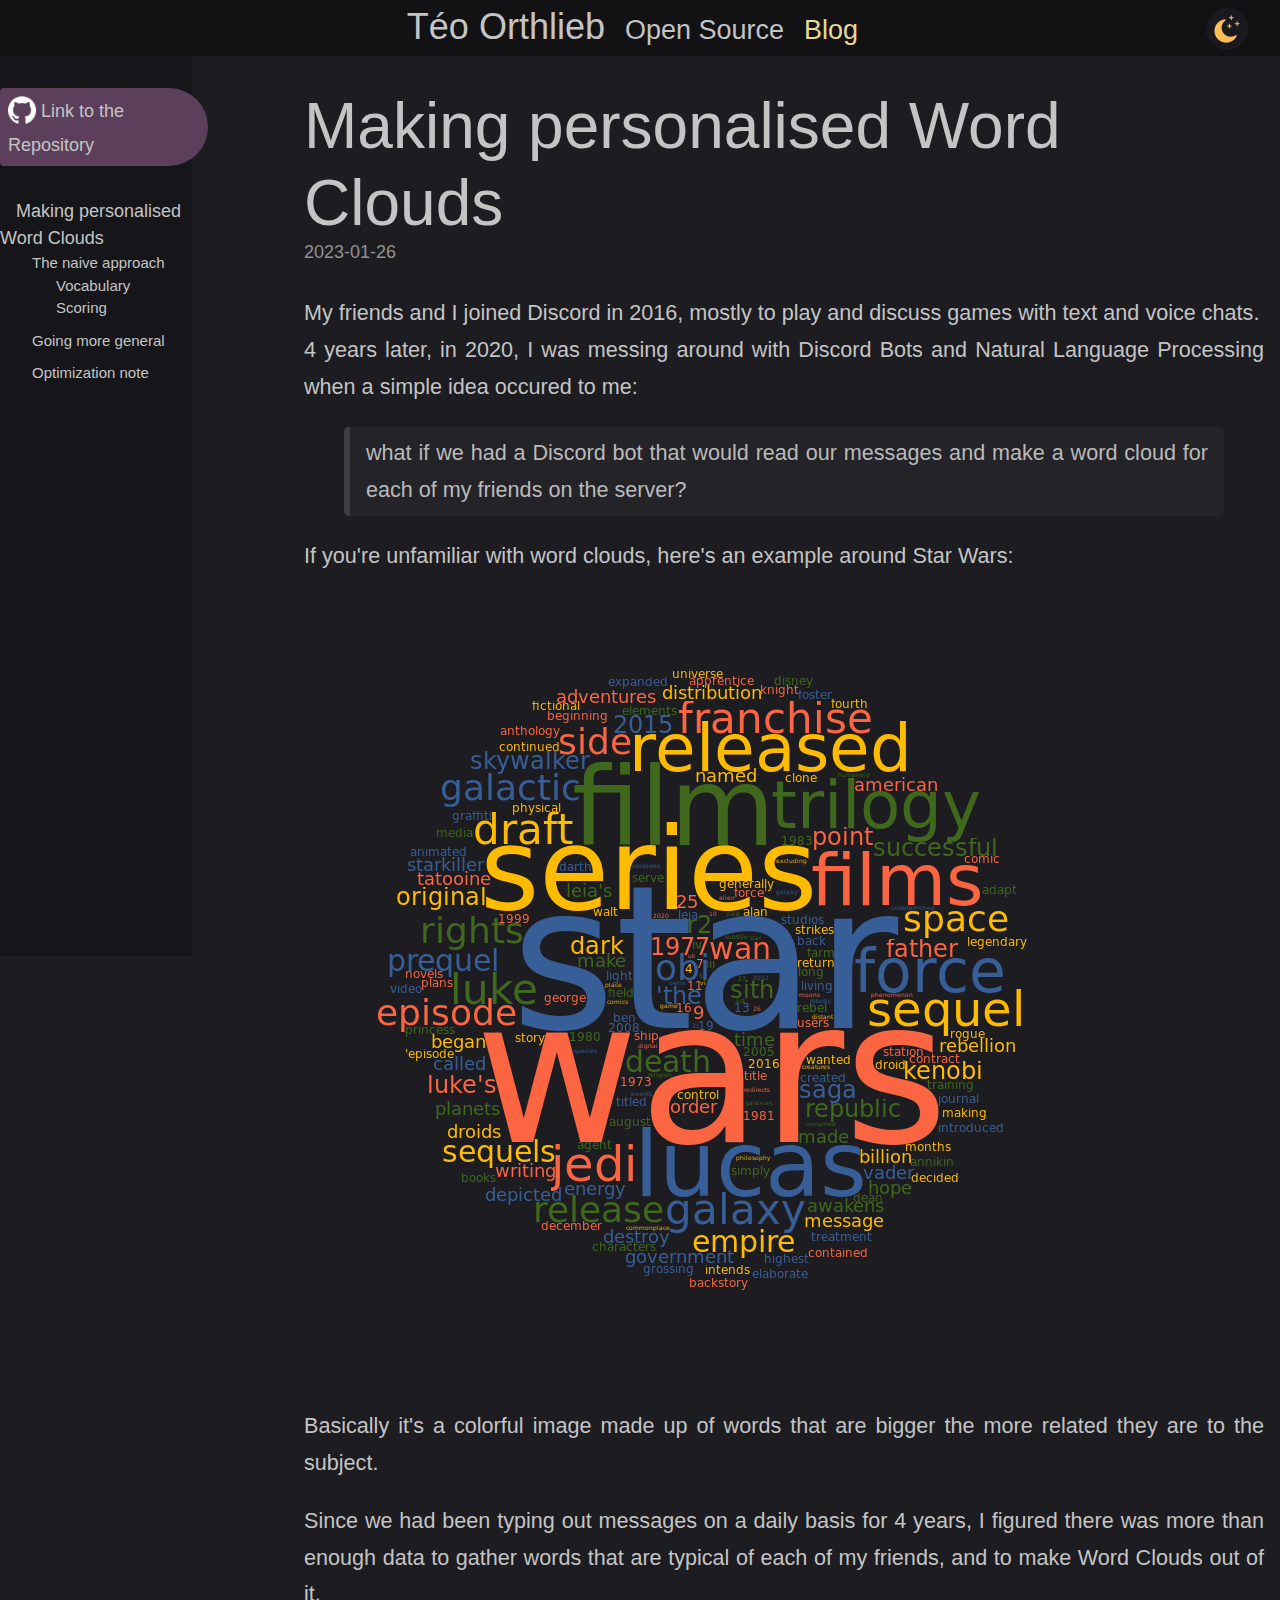
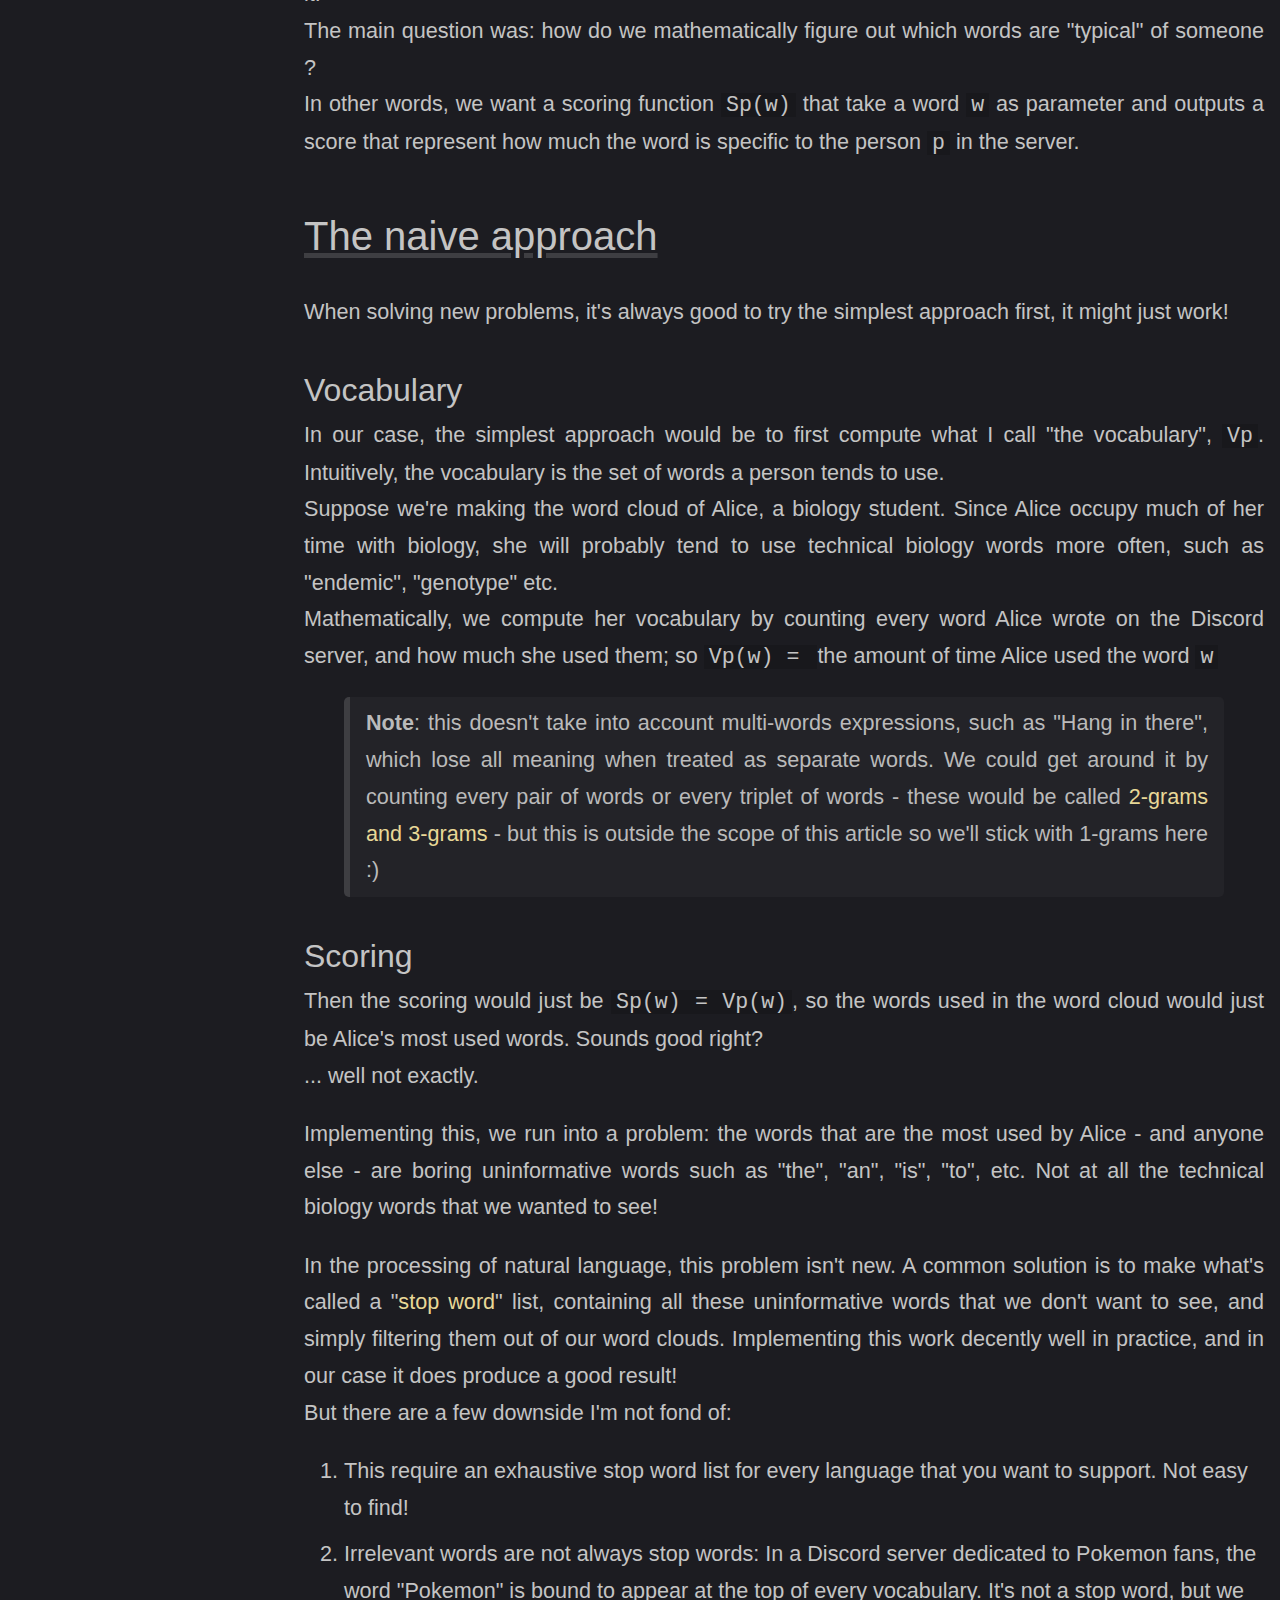
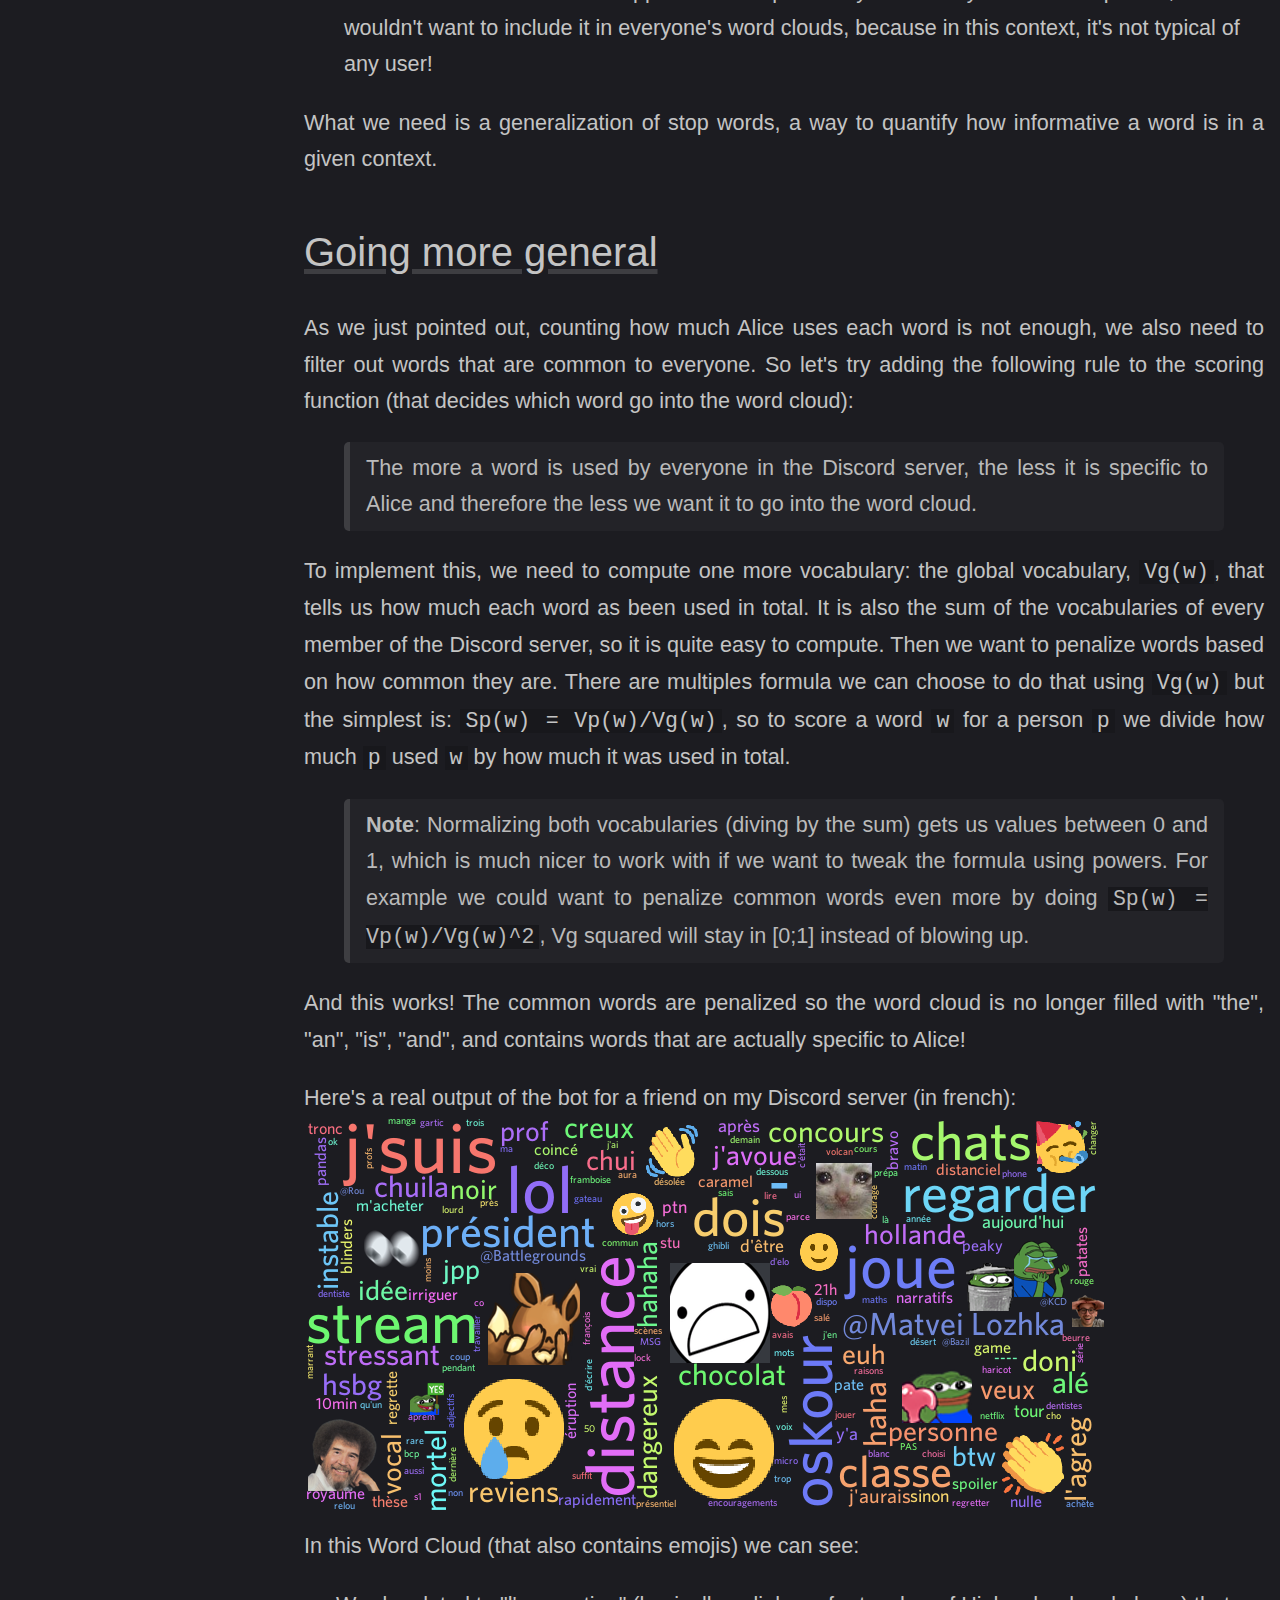
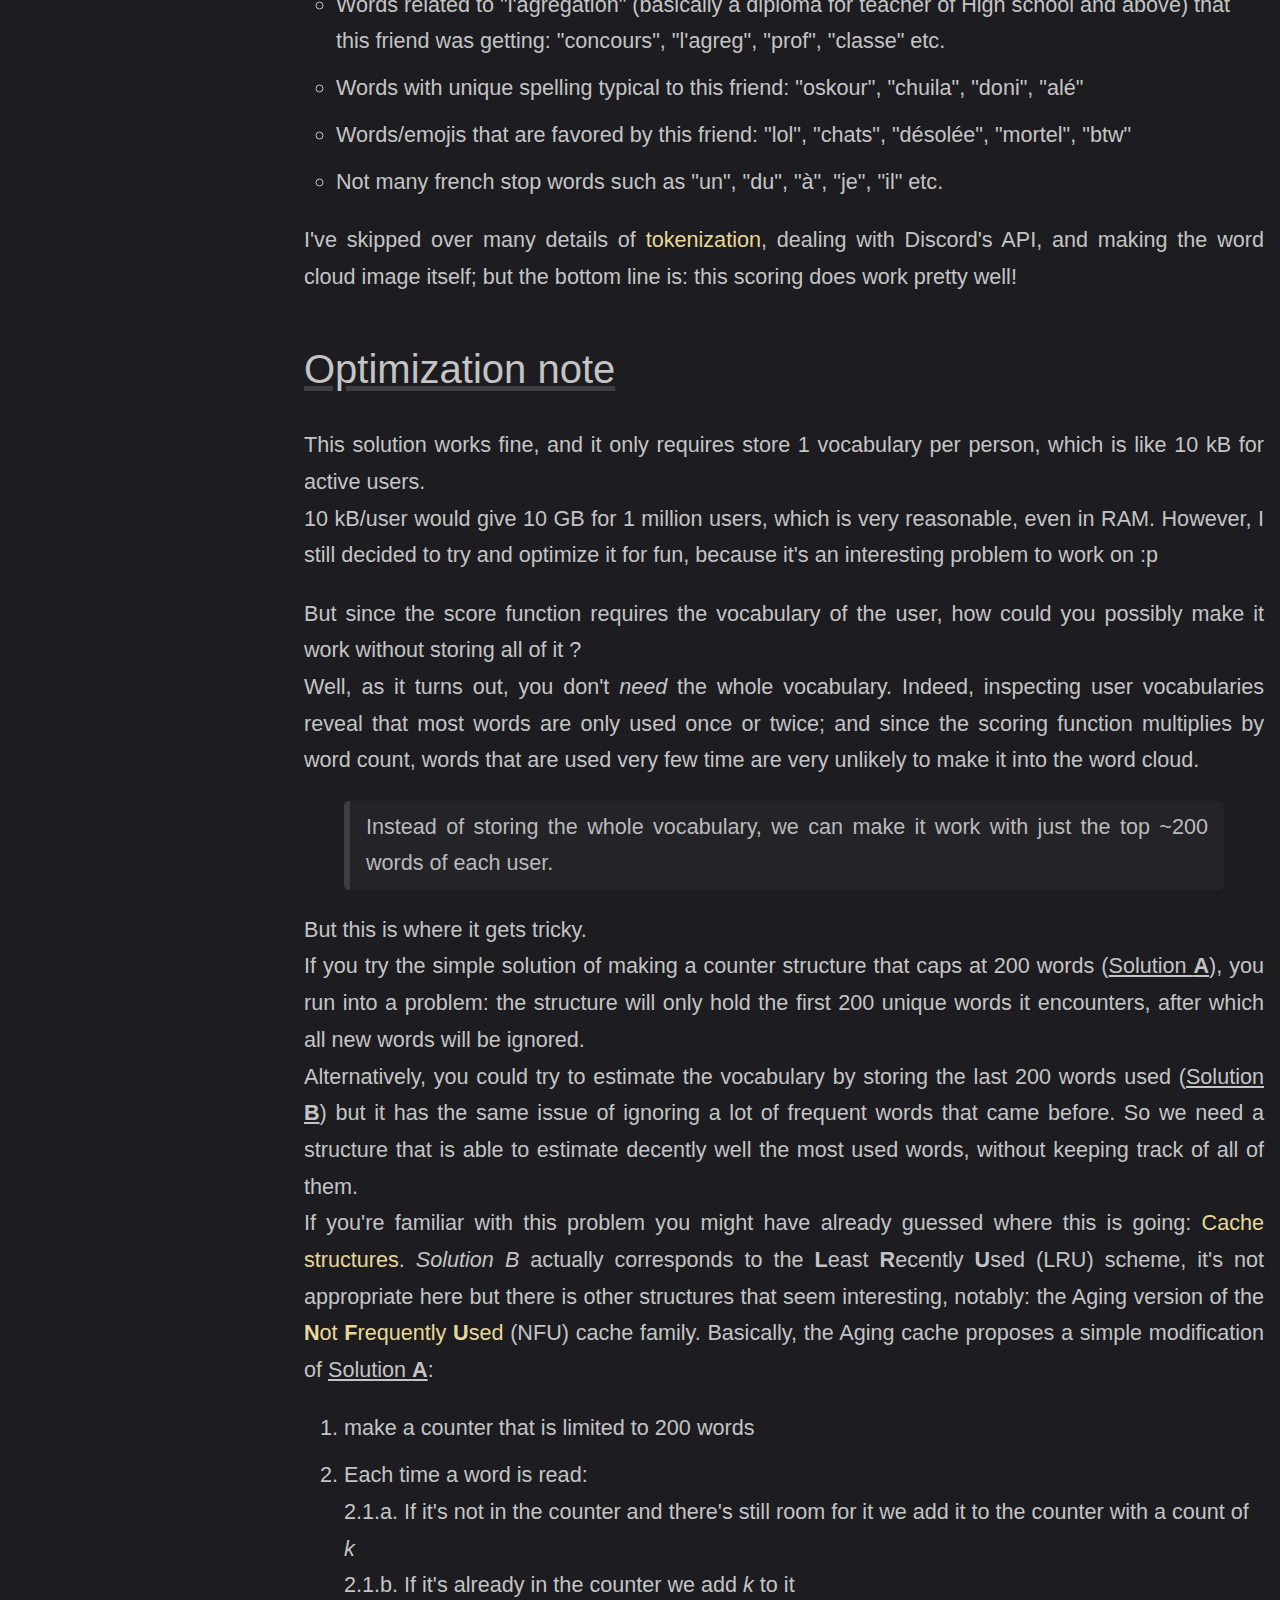
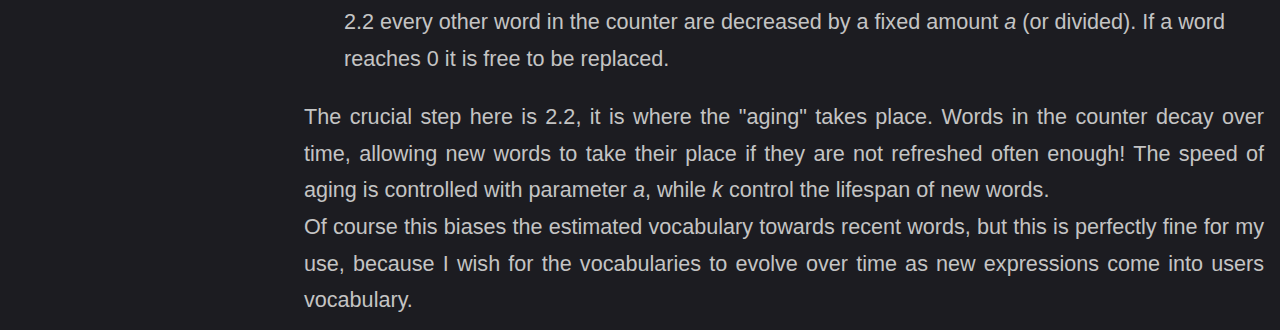
<file: blog/user-word-cloud/index.html>
<!DOCTYPE html>
<html lang="en">

<head>
  <meta charset="utf-8">
  <meta content="width=device-width, initial-scale=1" name="viewport" />
  <link rel="stylesheet" href="https://teo-orthlieb.github.io/style.css">
  <link rel="stylesheet" href="https://teo-orthlieb.github.io/header.css">
  <link rel="stylesheet" href="https://teo-orthlieb.github.io/main_page.css">
  <link rel="stylesheet" href="https://teo-orthlieb.github.io/projects.css">
  <link rel="stylesheet" href="https://teo-orthlieb.github.io/blog.css">
  <link rel="stylesheet" href="https://teo-orthlieb.github.io/blog_page.css">
  <link rel="stylesheet" href="https://teo-orthlieb.github.io/blog_kinds.css">
  <title>Téo Orthlieb</title>
</head>

<body class="initially_hidden">
  <div id="header">
    <a 
      class="tablinks " 
      id="me" href="https://teo-orthlieb.github.io"
    >Téo Orthlieb</a>
    <a 
      class="tablinks " 
      id="projects" href="https://teo-orthlieb.github.io/projects/"
    >Open Source</a>
    <a 
      class="tablinks active" 
      id="blog" href="https://teo-orthlieb.github.io/blog/"
    >Blog</a>
    <input type="image" id="theme_toggle" src="/moon_icon.png" width="32" onclick="on_theme_switch()"></input>
  </div>

  
<div class="blog-page">
  <div class="side-menu">
    
    <div class="links">
      
        <div class="repository">
          <img src="https://teo-orthlieb.github.io/github_icon.png" alt="github icon" width="28" id="github_logo">
          <a href="https:&#x2F;&#x2F;github.com&#x2F;Inspirateur&#x2F;wordy">Link to the Repository</a>  
        </div>
      
    </div>
    <a href="https://teo-orthlieb.github.io/blog/user-word-cloud/" class="page-link">Making personalised Word Clouds</a>
    
    <ul class="toc">
      
        <li>
          <a href="https://teo-orthlieb.github.io/blog/user-word-cloud/#the-naive-approach">The naive approach</a>
          
            <ul>
              
                <li>
                  <a href="https://teo-orthlieb.github.io/blog/user-word-cloud/#vocabulary">Vocabulary</a>
                </li>
              
                <li>
                  <a href="https://teo-orthlieb.github.io/blog/user-word-cloud/#scoring">Scoring</a>
                </li>
              
            </ul>
          
        </li>
      
        <li>
          <a href="https://teo-orthlieb.github.io/blog/user-word-cloud/#going-more-general">Going more general</a>
          
        </li>
      
        <li>
          <a href="https://teo-orthlieb.github.io/blog/user-word-cloud/#optimization-note">Optimization note</a>
          
        </li>
      
    </ul>
    

  </div>
  
  <div class="article">
    <div class="title">
      <span>
        <pre>Making personalised Word Clouds</pre>
      </span>
      <small>2023-01-26</small>
    </div>
    <p>My friends and I joined Discord in 2016, mostly to play and discuss games with text and voice chats.<br />
4 years later, in 2020, I was messing around with Discord Bots and Natural Language Processing when a simple idea occured to me: </p>
<blockquote>
<p>what if we had a Discord bot that would read our messages and make a word cloud for each of my friends on the server?</p>
</blockquote>
<p>If you're unfamiliar with word clouds, here's an example around Star Wars:<br />
<img src="https://teo-orthlieb.github.io/blog/user-word-cloud/word_cloud_example.png" alt="Star Wars Word Cloud" /></p>
<p>Basically it's a colorful image made up of words that are bigger the more related they are to the subject.</p>
<p>Since we had been typing out messages on a daily basis for 4 years, I figured there was more than enough data to gather words that are typical of each of my friends, and to make Word Clouds out of it.<br />
The main question was: how do we mathematically figure out which words are &quot;typical&quot; of someone ?<br />
In other words, we want a scoring function <code>Sp(w)</code> that take a word <code>w</code> as parameter and outputs a score that represent how much the word is specific to the person <code>p</code> in the server.</p>
<h2 id="the-naive-approach">The naive approach</h2>
<p>When solving new problems, it's always good to try the simplest approach first, it might just work!</p>
<h3 id="vocabulary">Vocabulary</h3>
<p>In our case, the simplest approach would be to first compute what I call &quot;the vocabulary&quot;, <code>Vp</code>. Intuitively, the vocabulary is the set of words a person tends to use.<br />
Suppose we're making the word cloud of Alice, a biology student. Since Alice occupy much of her time with biology, she will probably tend to use technical biology words more often, such as &quot;endemic&quot;, &quot;genotype&quot; etc.<br />
Mathematically, we compute her vocabulary by counting every word Alice wrote on the Discord server, and how much she used them; so <code>Vp(w) = </code> the amount of time Alice used the word <code>w</code> </p>
<blockquote>
<p><strong>Note</strong>: this doesn't take into account multi-words expressions, such as &quot;Hang in there&quot;, which lose all meaning when treated as separate words. 
We could get around it by counting every pair of words or every triplet of words - these would be called <a href="https://en.wikipedia.org/wiki/N-gram">2-grams and 3-grams</a> - but this is outside the scope of this article so we'll stick with 1-grams here :)</p>
</blockquote>
<h3 id="scoring">Scoring</h3>
<p>Then the scoring would just be <code>Sp(w) = Vp(w)</code>, so the words used in the word cloud would just be Alice's most used words. Sounds good right?<br />
... well not exactly.</p>
<p>Implementing this, we run into a problem: the words that are the most used by Alice - and anyone else - are boring uninformative words such as &quot;the&quot;, &quot;an&quot;, &quot;is&quot;, &quot;to&quot;, etc. 
Not at all the technical biology words that we wanted to see!</p>
<p>In the processing of natural language, this problem isn't new. A common solution is to make what's called a &quot;<a href="https://en.wikipedia.org/wiki/Stop_word">stop word</a>&quot; list, containing all these uninformative words that we don't want to see, and simply filtering them out of our word clouds. Implementing this work decently well in practice, and in our case it does produce a good result!<br />
But there are a few downside I'm not fond of:</p>
<ol>
<li>This require an exhaustive stop word list for every language that you want to support. Not easy to find!</li>
<li>Irrelevant words are not always stop words: In a Discord server dedicated to Pokemon fans, the word &quot;Pokemon&quot; is bound to appear at the top of every vocabulary. 
It's not a stop word, but we wouldn't want to include it in everyone's word clouds, because in this context, it's not typical of any user!</li>
</ol>
<p>What we need is a generalization of stop words, a way to quantify how informative a word is in a given context.</p>
<h2 id="going-more-general">Going more general</h2>
<p>As we just pointed out, counting how much Alice uses each word is not enough, we also need to filter out words that are common to everyone. So let's try adding the following rule to the scoring function (that decides which word go into the word cloud):</p>
<blockquote>
<p>The more a word is used by everyone in the Discord server, the less it is specific to Alice and therefore the less we want it to go into the word cloud.</p>
</blockquote>
<p>To implement this, we need to compute one more vocabulary: the global vocabulary, <code>Vg(w)</code>, that tells us how much each word as been used in total. It is also the sum of the vocabularies of every member of the Discord server, so it is quite easy to compute. Then we want to penalize words based on how common they are. There are multiples formula we can choose to do that using <code>Vg(w)</code> but the simplest is: <code>Sp(w) = Vp(w)/Vg(w)</code>, so to score a word <code>w</code> for a person <code>p</code> we divide how much <code>p</code> used <code>w</code> by how much it was used in total.</p>
<blockquote>
<p><strong>Note</strong>: Normalizing both vocabularies (diving by the sum) gets us values between 0 and 1, which is much nicer to work with if we want to tweak the formula using powers. For example we could want to penalize common words even more by doing <code>Sp(w) = Vp(w)/Vg(w)^2</code>, Vg squared will stay in [0;1] instead of blowing up.</p>
</blockquote>
<p>And this works! The common words are penalized so the word cloud is no longer filled with &quot;the&quot;, &quot;an&quot;, &quot;is&quot;, &quot;and&quot;, and contains words that are actually specific to Alice!</p>
<p>Here's a real output of the bot for a friend on my Discord server (in french):<br />
<img src="https://teo-orthlieb.github.io/blog/user-word-cloud/phyette_word_cloud.png" alt="real_world_wc" /><br />
In this Word Cloud (that also contains emojis) we can see:</p>
<ul>
<li>Words related to &quot;l'agregation&quot; (basically a diploma for teacher of High school and above) that this friend was getting: &quot;concours&quot;, &quot;l'agreg&quot;, &quot;prof&quot;, &quot;classe&quot; etc.</li>
<li>Words with unique spelling typical to this friend: &quot;oskour&quot;, &quot;chuila&quot;, &quot;doni&quot;, &quot;alé&quot;</li>
<li>Words/emojis that are favored by this friend: &quot;lol&quot;, &quot;chats&quot;, &quot;désolée&quot;, &quot;mortel&quot;, &quot;btw&quot;</li>
<li>Not many french stop words such as &quot;un&quot;, &quot;du&quot;, &quot;à&quot;, &quot;je&quot;, &quot;il&quot; etc.</li>
</ul>
<p>I've skipped over many details of <a href="https://en.wikipedia.org/wiki/Lexical_analysis#Tokenization">tokenization</a>, dealing with Discord's API, and making the word cloud image itself; but the bottom line is: this scoring does work pretty well!</p>
<h2 id="optimization-note">Optimization note</h2>
<p>This solution works fine, and it only requires store 1 vocabulary per person, which is like 10 kB for active users.<br />
10 kB/user would give 10 GB for 1 million users, which is very reasonable, even in RAM. However, I still decided to try and optimize it for fun, because it's an interesting problem to work on :p</p>
<p>But since the score function requires the vocabulary of the user, how could you possibly make it work without storing all of it ?<br />
Well, as it turns out, you don't <em>need</em> the whole vocabulary. Indeed, inspecting user vocabularies reveal that most words are only used once or twice; and since the scoring function multiplies by word count, words that are used very few time are very unlikely to make it into the word cloud. </p>
<blockquote>
<p>Instead of storing the whole vocabulary, we can make it work with just the top ~200 words of each user.</p>
</blockquote>
<p>But this is where it gets tricky.<br />
If you try the simple solution of making a counter structure that caps at 200 words (<u>Solution <strong>A</strong></u>), you run into a problem: the structure will only hold the first 200 unique words it encounters, after which all new words will be ignored.<br />
Alternatively, you could try to estimate the vocabulary by storing the last 200 words used (<u>Solution <strong>B</strong></u>) but it has the same issue of ignoring a lot of frequent words that came before. So we need a structure that is able to estimate decently well the most used words, without keeping track of all of them.<br />
If you're familiar with this problem you might have already guessed where this is going: <a href="https://en.wikipedia.org/wiki/Cache_replacement_policies">Cache structures</a>. <em>Solution B</em> actually corresponds to the <strong>L</strong>east <strong>R</strong>ecently <strong>U</strong>sed (LRU) scheme, it's not appropriate here but there is other structures that seem interesting, notably: the Aging version of the <a href="https://en.wikipedia.org/wiki/Page_replacement_algorithm#Not_frequently_used"><strong>N</strong>ot <strong>F</strong>requently <strong>U</strong>sed</a> (NFU) cache family. 
Basically, the Aging cache proposes a simple modification of <u>Solution <strong>A</strong></u>: </p>
<ol>
<li>make a counter that is limited to 200 words</li>
<li>Each time a word is read:<br />
2.1.a. If it's not in the counter and there's still room for it we add it to the counter with a count of <em>k</em><br />
2.1.b. If it's already in the counter we add <em>k</em> to it<br />
2.2 every other word in the counter are decreased by a fixed amount <em>a</em> (or divided). If a word reaches 0 it is free to be replaced.</li>
</ol>
<p>The crucial step here is 2.2, it is where the &quot;aging&quot; takes place. Words in the counter decay over time, allowing new words to take their place if they are not refreshed often enough! The speed of aging is controlled with parameter <em>a</em>, while <em>k</em> control the lifespan of new words.<br />
Of course this biases the estimated vocabulary towards recent words, but this is perfectly fine for my use, because I wish for the vocabularies to evolve over time as new expressions come into users vocabulary.</p>

  </div>
</div>


  <script src="/theme_switch.js"></script>
</body>

</html>
</file>
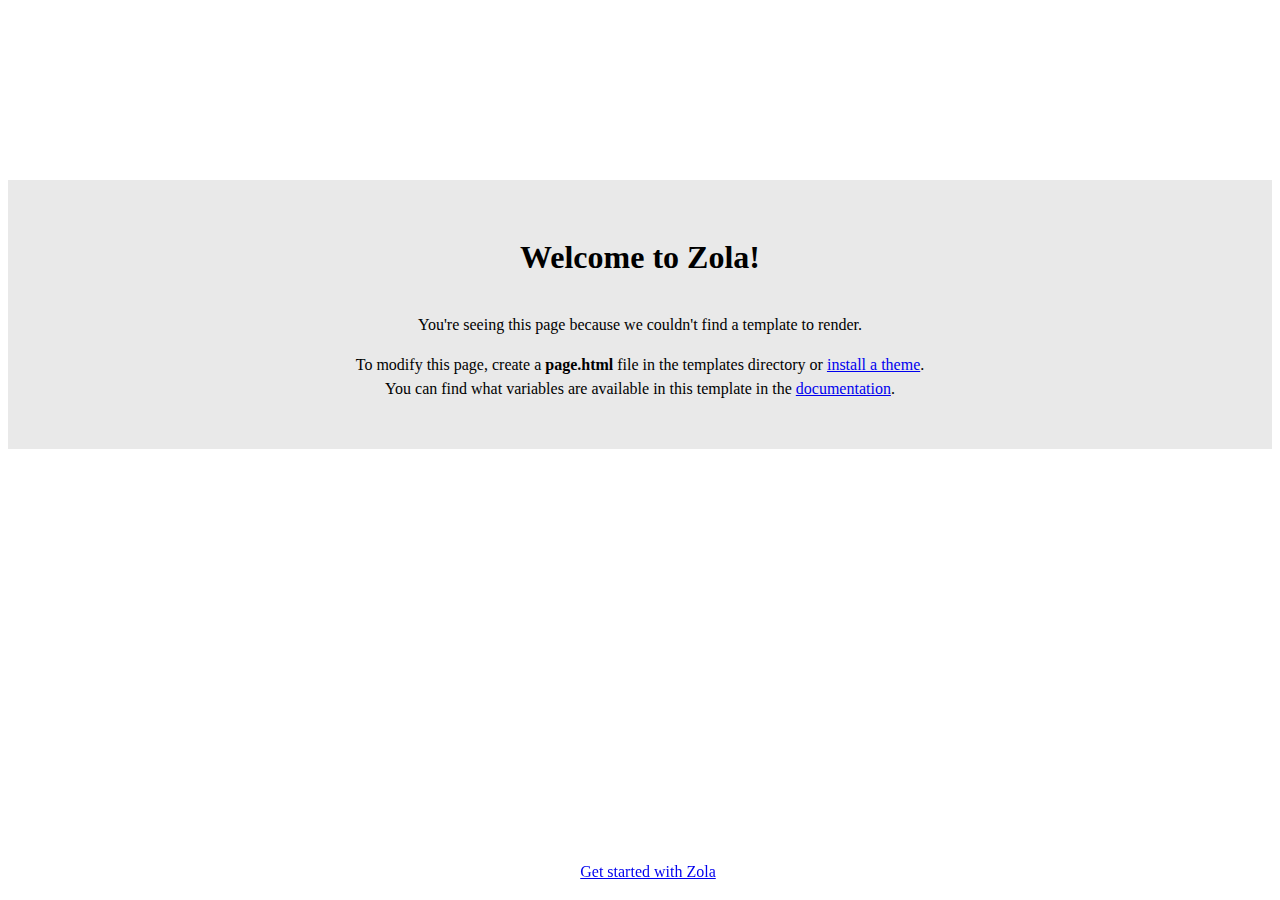
<file: blog/pokemon_npc_maker/pokemon-npc-maker/index.html>
<html>
    <head>
        <title>Zola</title>
    </head>
    <body>
        <div class="container">
            <h1>Welcome to Zola!</h1>
            <p>
                You're seeing this page because we couldn't find a template to render.
            </p>
            <p>
                To modify this page, create a <b>page.html</b> file in the templates directory or
                <a href="https://www.getzola.org/documentation/themes/installing-and-using-themes/" target="_blank">install a theme</a>.
                <br>
                You can find what variables are available in this template in the <a href="https:&#x2F;&#x2F;www.getzola.org&#x2F;documentation&#x2F;templates&#x2F;pages-sections&#x2F;#page-variables" target="_blank">documentation</a>.
            </p>
        </div>
        <footer>
            <a href="https://www.getzola.org/documentation/getting-started/cli-usage/" target="_blank">Get started with Zola</a>
        </footer>
        <style>
            html {
                line-height: 1.5;
            }
            h1 {
                margin-bottom: 2rem;
            }
            .container {
                font-family: "sans-serif";
                text-align: center;
                margin-top: 20vh;
                padding: 2rem;
                background: #e9e9e9;
            }
            footer {
                position: fixed;
                width: 100%;
                bottom: 1rem;
                text-align: center;
            }
        </style>
    </body>
</html>
</file>
